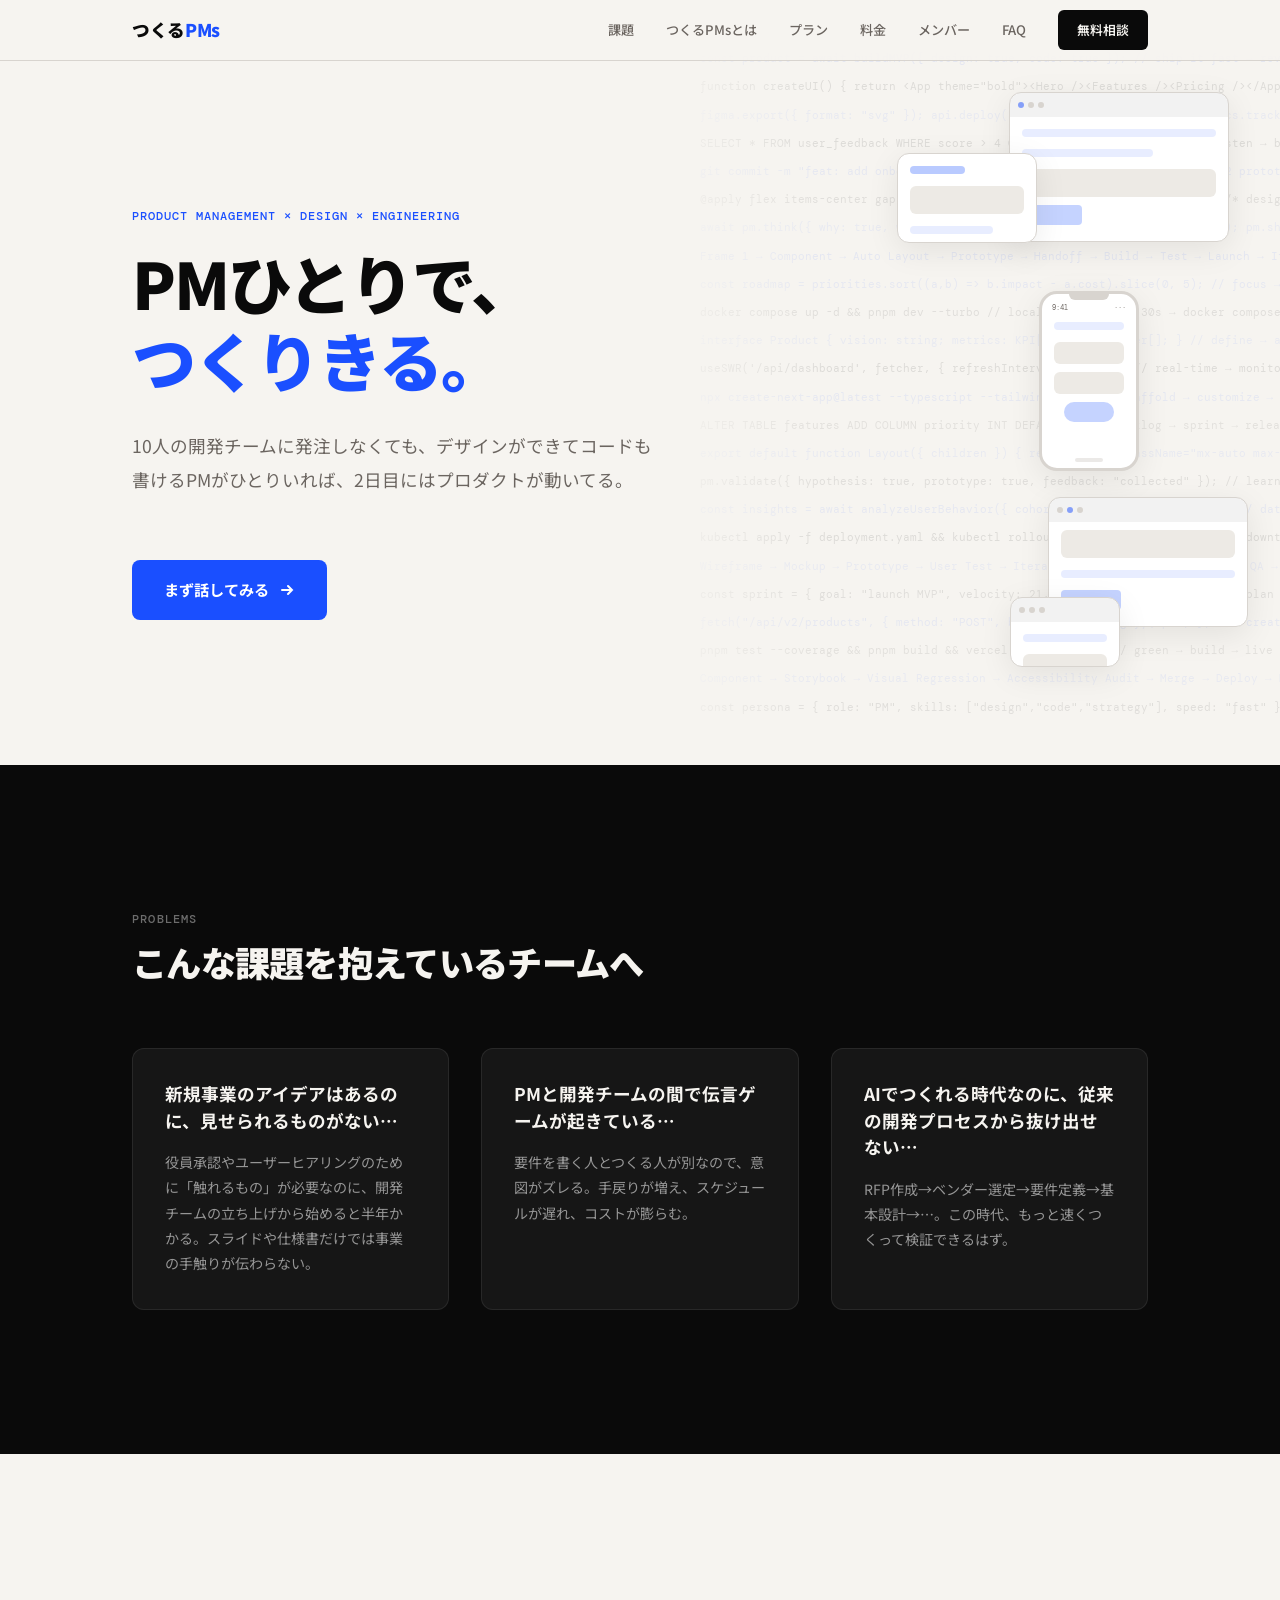
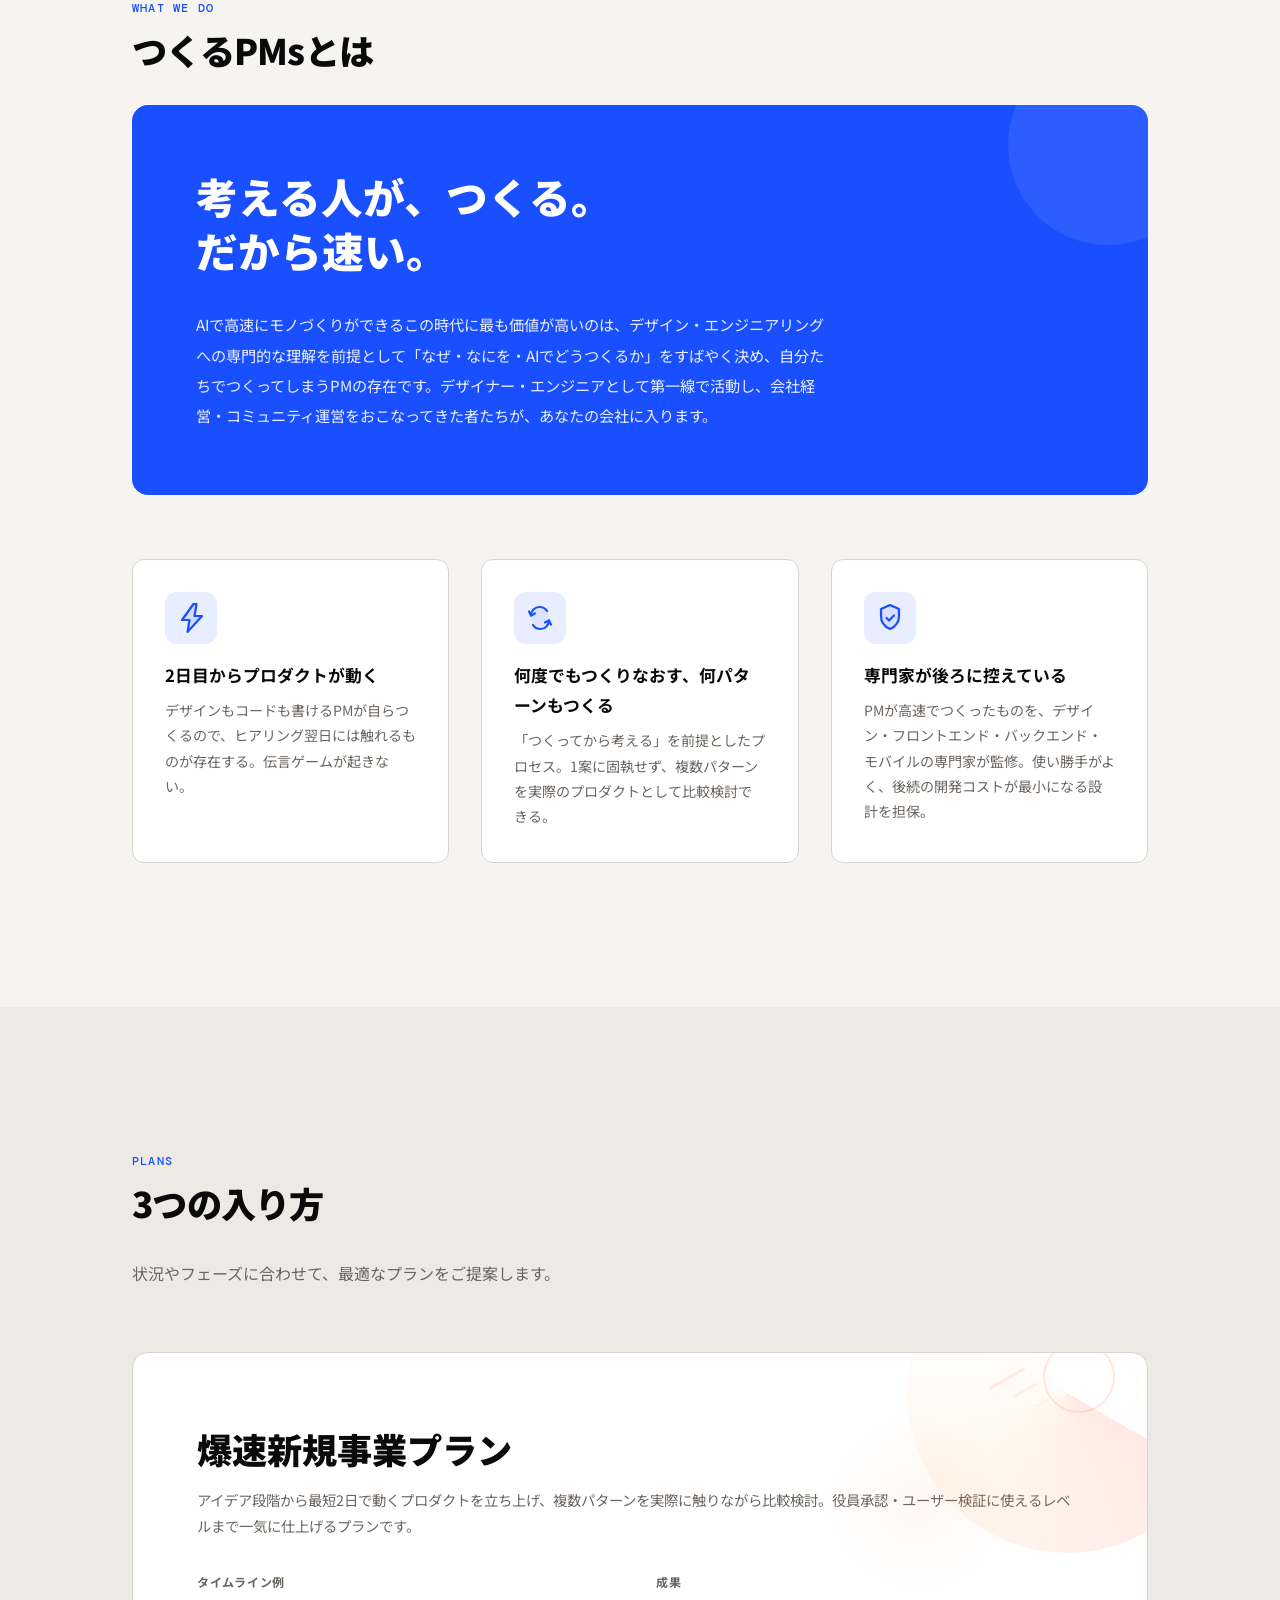
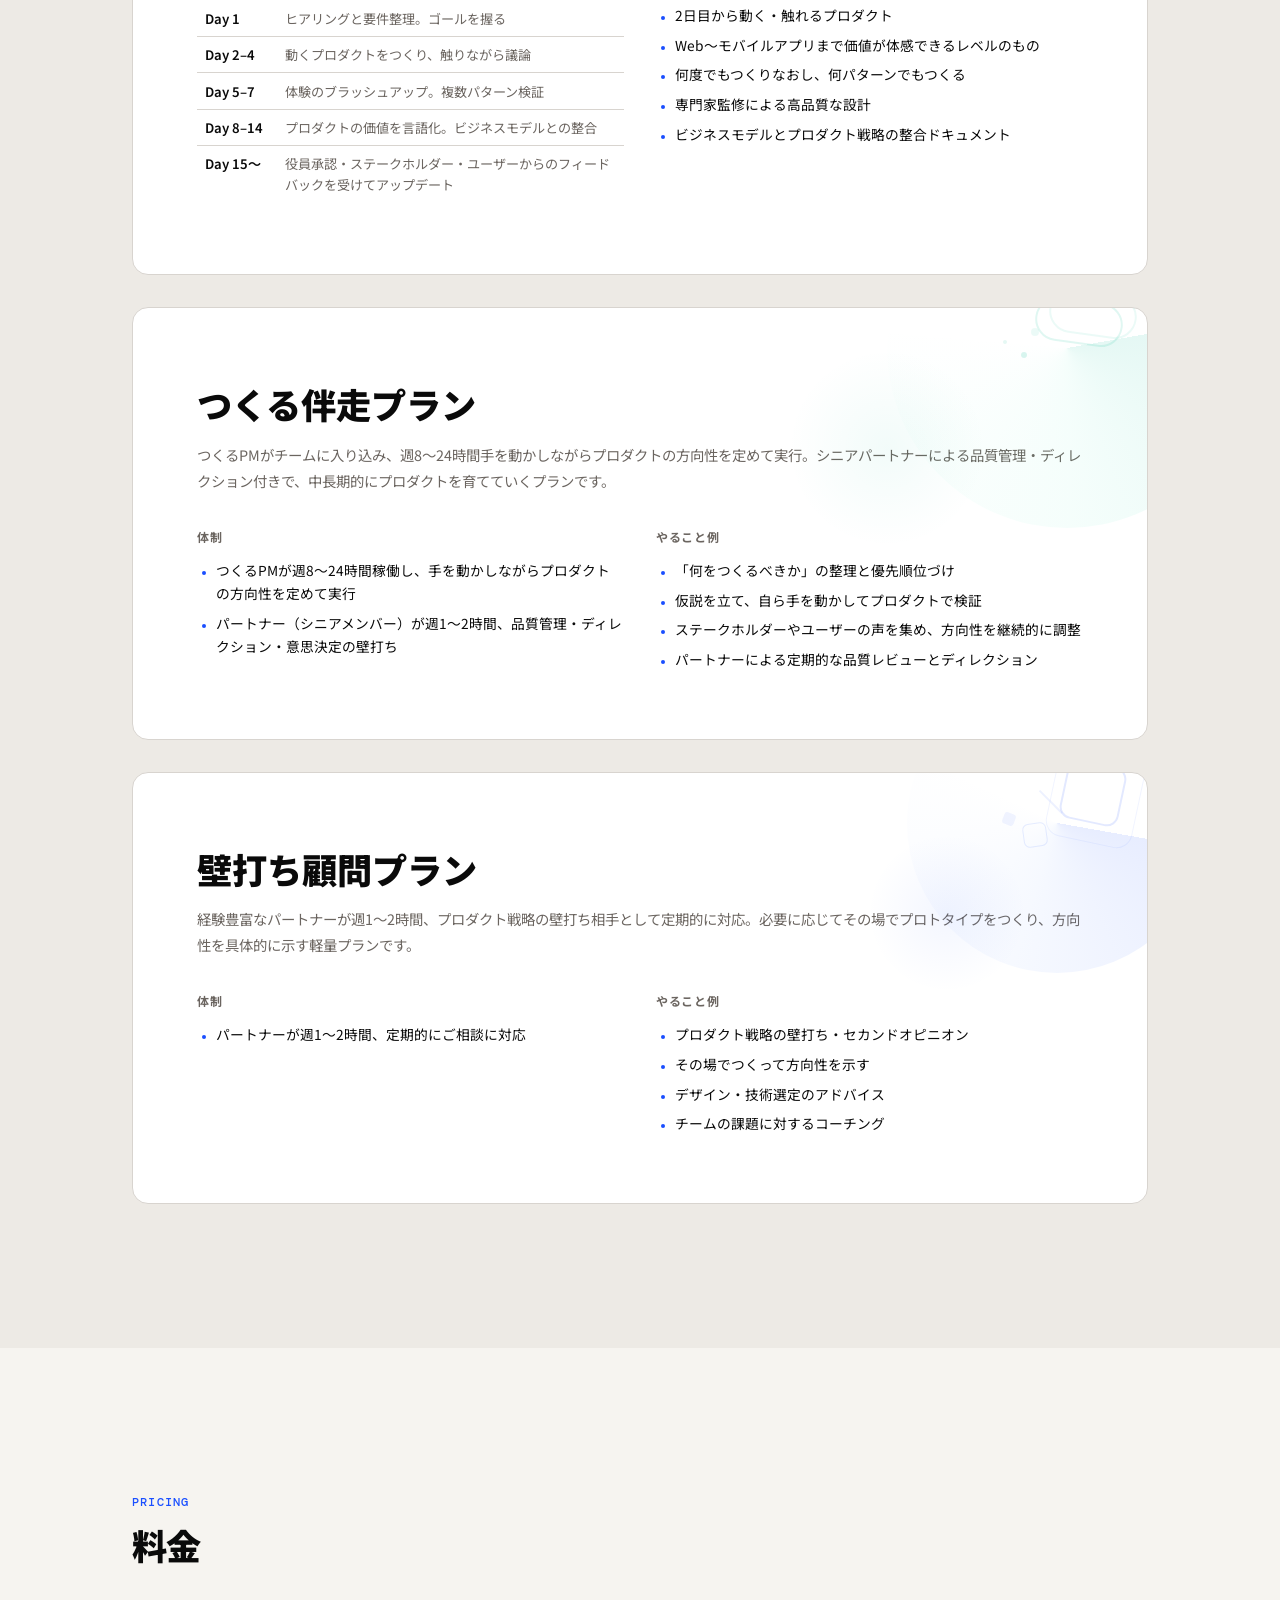
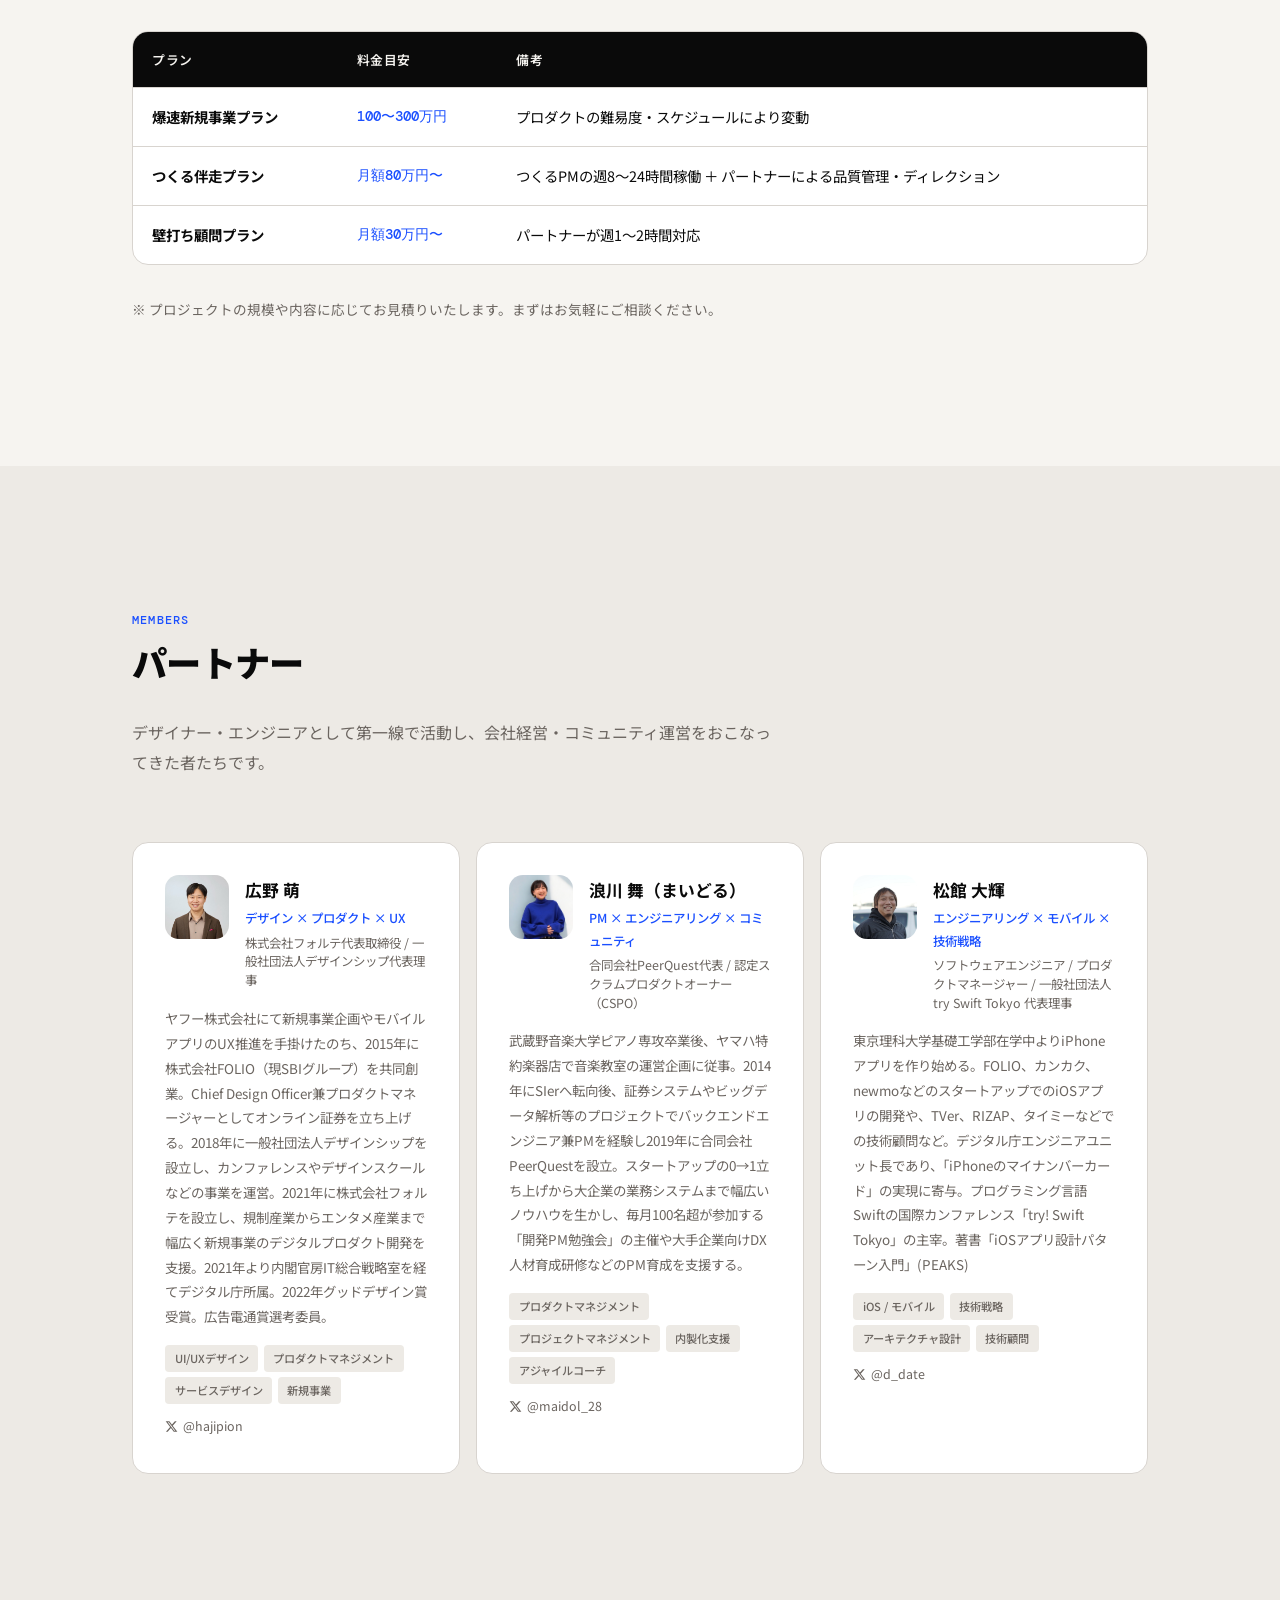
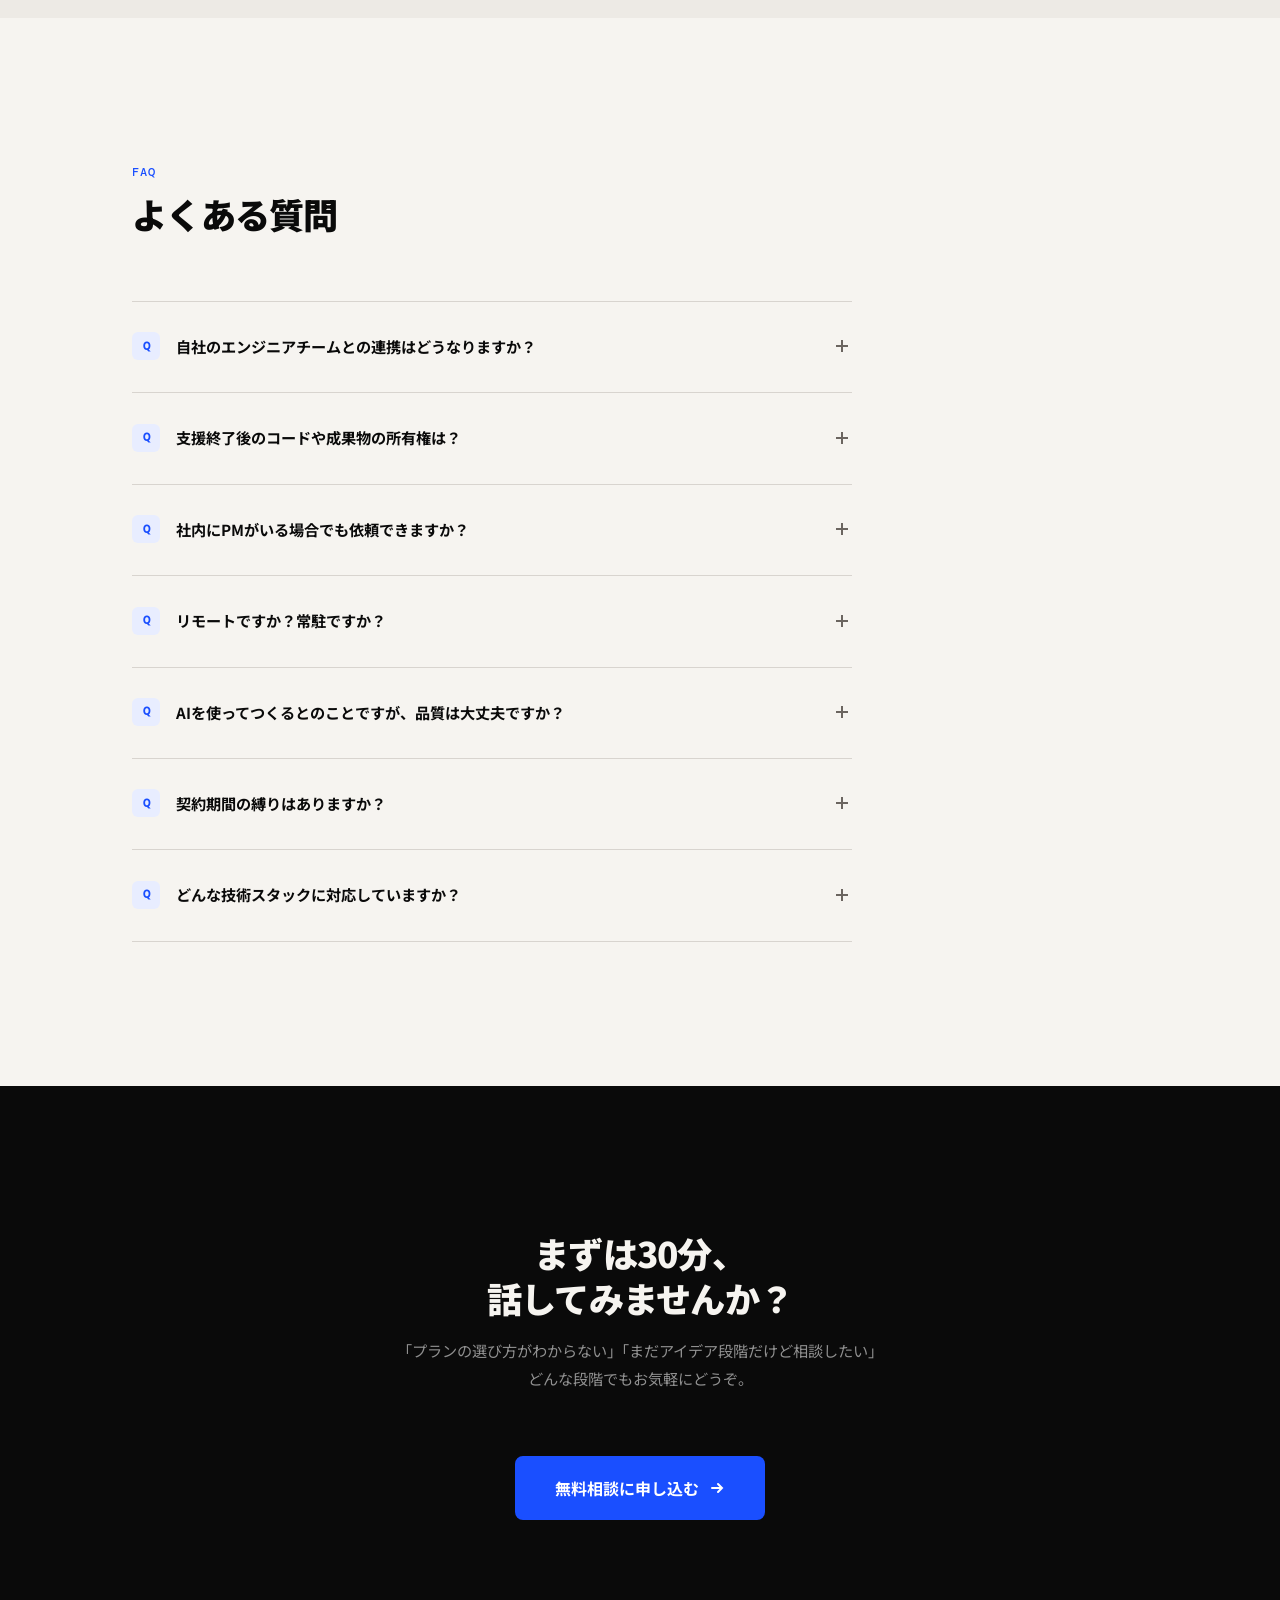
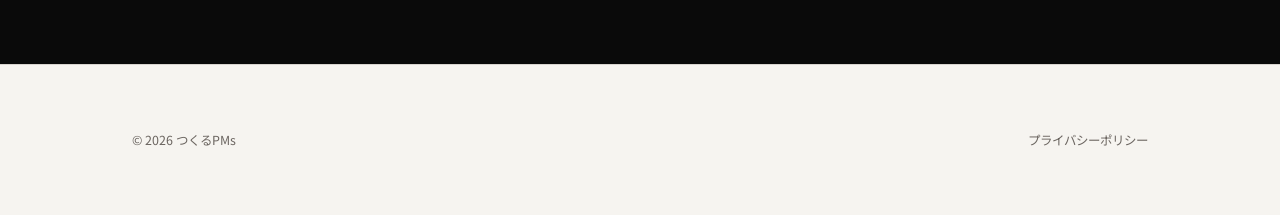
<file: index.html>
<!DOCTYPE html>
<html lang="ja">

<head>
    <meta charset="UTF-8">
    <meta name="viewport" content="width=device-width, initial-scale=1.0">
    <title>つくるPMs — PMひとりで、つくりきる。</title>
    <meta name="description"
        content="デザインができる・コードが書ける、つくれるPMが最短2日で動くプロダクトを立ち上げる。10人の開発チームに発注しなくても、PMひとりで新規事業をつくりきる新しいプロダクト開発支援サービス。">
    <meta name="keywords" content="PM,プロダクトマネージャー,新規事業,プロダクト開発,MVP,プロトタイプ,PM支援,伴走支援,顧問,つくるPMs">
    <meta name="author" content="株式会社フォルテ">
    <meta name="theme-color" content="#0a0a0a">
    <meta name="robots" content="index, follow">
    <link rel="canonical" href="https://pm-guild.netlify.app/">
    <meta property="og:type" content="website">
    <meta property="og:title" content="つくるPMs — PMひとりで、つくりきる。">
    <meta property="og:description" content="デザインができる・コードが書ける、つくれるPMが最短2日で動くプロダクトを立ち上げる。新規事業のプロダクト開発支援サービス。">
    <meta property="og:url" content="https://pm-guild.netlify.app/">
    <meta property="og:site_name" content="つくるPMs">
    <meta property="og:locale" content="ja_JP">
    <meta name="twitter:card" content="summary_large_image">
    <meta name="twitter:title" content="つくるPMs — PMひとりで、つくりきる。">
    <meta name="twitter:description" content="デザインができる・コードが書ける、つくれるPMが最短2日で動くプロダクトを立ち上げる。新規事業のプロダクト開発支援サービス。">
    <meta property="og:image" content="https://pm-guild.netlify.app/ogp.png">
    <meta property="og:image:width" content="1200">
    <meta property="og:image:height" content="630">
    <meta property="og:image:type" content="image/png">
    <meta property="og:image:alt" content="つくるPMs — PMひとりで、つくりきる。プロダクト開発支援サービス">
    <meta name="twitter:image" content="https://pm-guild.netlify.app/ogp.png">
    <meta name="twitter:image:alt" content="つくるPMs — PMひとりで、つくりきる。プロダクト開発支援サービス">
    <link rel="icon" href="favicon.png" type="image/png">
    <script type="application/ld+json">
{"@context":"https://schema.org","@type":"ProfessionalService","name":"つくるPMs","description":"デザインができる・コードが書ける、つくれるPMが最短2日で動くプロダクトを立ち上げる新しいプロダクト開発支援サービス。","url":"https://pm-guild.netlify.app/","provider":{"@type":"Organization","name":"株式会社フォルテ"},"areaServed":"JP","inLanguage":"ja","serviceType":["プロダクト開発支援","PM支援","新規事業支援","プロダクトマネジメント顧問"],"hasOfferCatalog":{"@type":"OfferCatalog","name":"プラン","itemListElement":[{"@type":"Offer","name":"爆速新規事業プラン","description":"アイデア段階から最短2日で動くプロダクトを立ち上げ","priceSpecification":{"@type":"PriceSpecification","priceCurrency":"JPY","price":"1200000","description":"120万〜200万円"}},{"@type":"Offer","name":"つくる伴走プラン","description":"つくるPMがチームに入り込み週8〜24時間手を動かしながらプロダクトを育てる","priceSpecification":{"@type":"PriceSpecification","priceCurrency":"JPY","price":"1000000","description":"月額100万円〜"}},{"@type":"Offer","name":"壁打ち顧問プラン","description":"経験豊富なパートナーが週1〜2時間プロダクト戦略の壁打ち相手として対応","priceSpecification":{"@type":"PriceSpecification","priceCurrency":"JPY","price":"300000","description":"月額30万円〜"}}]}}
</script>
    <!-- Google tag (gtag.js) -->
    <script async src="https://www.googletagmanager.com/gtag/js?id=G-59Y1S8D6XV"></script>
    <script>window.dataLayer=window.dataLayer||[];function gtag(){dataLayer.push(arguments);}gtag('js',new Date());gtag('config','G-59Y1S8D6XV');</script>
    <link rel="preconnect" href="https://fonts.googleapis.com">
    <link rel="preconnect" href="https://fonts.gstatic.com" crossorigin>
    <link
        href="https://fonts.googleapis.com/css2?family=Noto+Sans+JP:wght@300;400;500;600;700;900&family=DM+Sans:ital,wght@0,400;0,500;0,700;1,400&family=DM+Mono:wght@400;500&display=swap"
        rel="stylesheet">
    <link rel="stylesheet" href="style.css">
</head>

<body>
    <nav id="nav">
        <div class="nav-inner"><a href="#" class="logo">つくる<span>PMs</span></a><button class="mobile-menu-btn"
                aria-label="メニュー"
                onclick="document.querySelector('.nav-links').classList.toggle('open')"><span></span><span></span><span></span></button>
            <div class="nav-links"><a href="#problems">課題</a><a href="#about">つくるPMsとは</a><a href="#plans">プラン</a><a
                    href="#pricing">料金</a><a href="#members">メンバー</a><a href="#faq">FAQ</a><a href="https://forms.gle/vVJh4pbox4MyoUeX9" target="_blank" rel="noopener"
                    class="nav-cta">無料相談</a></div>
        </div>
    </nav>

    <section class="hero">
        <div class="hero-bg">
            <div class="hero-anim">
                <div class="code-stream">const product = await buildMVP({ design: true, code: true }); // ship it fast →
                    review → iterate → deploy → measure → learn → rebuild → const product = await buildMVP({ design:
                    true, code: true }); // ship it fast → review → iterate → deploy</div>
                <div class="code-stream">function createUI() { return &lt;App theme="bold"&gt;&lt;Hero /&gt;&lt;Features
                    /&gt;&lt;Pricing /&gt;&lt;/App&gt; } // render → test → refine → function createUI() { return
                    &lt;App theme="bold"&gt;&lt;Hero /&gt;&lt;Features /&gt;&lt;/App&gt; }</div>
                <div class="code-stream">figma.export({ format: "svg" }); api.deploy({ env: "production" });
                    analytics.track("launch"); // go live → figma.export({ format: "svg" }); api.deploy({ env:
                    "production" }); analytics.track("launch");</div>
                <div class="code-stream">SELECT * FROM user_feedback WHERE score > 4 ORDER BY created_at DESC; -- listen
                    → build → validate → SELECT * FROM user_feedback WHERE score > 4 ORDER BY created_at DESC;</div>
                <div class="code-stream">git commit -m "feat: add onboarding flow v3" &amp;&amp; git push origin main //
                    day2 prototype ready → git commit -m "feat: add onboarding flow v3" &amp;&amp; git push origin main
                </div>
                <div class="code-stream">@apply flex items-center gap-4; .card { @apply rounded-xl shadow-lg p-6; } /*
                    design system → build → ship */ @apply flex items-center gap-4; .card { @apply rounded-xl shadow-lg
                    p-6; }</div>
                <div class="code-stream">await pm.think({ why: true, what: true, how: "AI" }); pm.design(); pm.code();
                    pm.ship(); // one person, full stack → await pm.think({ why: true, what: true, how: "AI" });</div>
                <div class="code-stream">Frame 1 → Component → Auto Layout → Prototype → Handoff → Build → Test → Launch
                    → Iterate → Frame 1 → Component → Auto Layout → Prototype → Handoff → Build → Test</div>
                <div class="code-stream">const roadmap = priorities.sort((a,b) => b.impact - a.cost).slice(0, 5); //
                    focus → execute → ship → const roadmap = priorities.sort((a,b) => b.impact - a.cost).slice(0, 5);
                </div>
                <div class="code-stream">docker compose up -d &amp;&amp; pnpm dev --turbo // local env ready in 30s →
                    docker compose up -d &amp;&amp; pnpm dev --turbo // local env ready</div>
                <div class="code-stream">interface Product { vision: string; metrics: KPI[]; team: Member[]; } // define
                    → align → build → interface Product { vision: string; metrics: KPI[]; team: Member[]; }</div>
                <div class="code-stream">useSWR('/api/dashboard', fetcher, { refreshInterval: 3000 }); // real-time →
                    monitor → iterate → useSWR('/api/dashboard', fetcher, { refreshInterval: 3000 });</div>
                <div class="code-stream">npx create-next-app@latest --typescript --tailwind --app // scaffold →
                    customize → deploy → npx create-next-app@latest --typescript --tailwind --app</div>
                <div class="code-stream">ALTER TABLE features ADD COLUMN priority INT DEFAULT 0; -- backlog → sprint →
                    release → ALTER TABLE features ADD COLUMN priority INT DEFAULT 0;</div>
                <div class="code-stream">export default function Layout({ children }) { return &lt;main
                    className="mx-auto max-w-7xl"&gt;{children}&lt;/main&gt; } // structure → style → ship</div>
                <div class="code-stream">pm.validate({ hypothesis: true, prototype: true, feedback: "collected" }); //
                    learn → pivot → grow → pm.validate({ hypothesis: true, prototype: true });</div>
                <div class="code-stream">const insights = await analyzeUserBehavior({ cohort: "new", period: "7d" }); //
                    data → decision → action → const insights = await analyzeUserBehavior({ cohort: "new" });</div>
                <div class="code-stream">kubectl apply -f deployment.yaml &amp;&amp; kubectl rollout status deploy/app
                    // zero-downtime → scale → kubectl apply -f deployment.yaml</div>
                <div class="code-stream">Wireframe → Mockup → Prototype → User Test → Iterate → High-fi → Dev Handoff →
                    QA → Ship → Wireframe → Mockup → Prototype → User Test</div>
                <div class="code-stream">const sprint = { goal: "launch MVP", velocity: 21, burndown: "on-track" }; //
                    plan → execute → retro → const sprint = { goal: "launch MVP", velocity: 21 };</div>
                <div class="code-stream">fetch("/api/v2/products", { method: "POST", body: JSON.stringify(spec) }); //
                    create → test → iterate → fetch("/api/v2/products", { method: "POST" });</div>
                <div class="code-stream">pnpm test --coverage &amp;&amp; pnpm build &amp;&amp; vercel deploy --prod //
                    green → build → live → pnpm test --coverage &amp;&amp; pnpm build &amp;&amp; vercel deploy</div>
                <div class="code-stream">Component → Storybook → Visual Regression → Accessibility Audit → Merge →
                    Deploy → Monitor → Component → Storybook → Visual Regression</div>
                <div class="code-stream">const persona = { role: "PM", skills: ["design","code","strategy"], speed:
                    "fast" }; // one person, full stack → const persona = { role: "PM", skills: ["design","code"] };
                </div>
            </div>
            <div class="hero-float hero-float-1">
                <div class="fl-header">
                    <div class="fl-dot active"></div>
                    <div class="fl-dot"></div>
                    <div class="fl-dot"></div>
                </div>
                <div class="fl-bar"></div>
                <div class="fl-bar short"></div>
                <div class="fl-block"></div>
                <div class="fl-btn"></div>
            </div>
            <div class="hero-float hero-float-2">
                <div class="phone-notch"></div>
                <div class="phone-status"><span class="phone-time">9:41</span><span class="phone-icons">···</span></div>
                <div class="fl-bar" style="margin-top:6px"></div>
                <div class="fl-block" style="height:22px"></div>
                <div class="fl-block" style="height:22px"></div>
                <div class="fl-btn" style="width:50px;margin:6px auto;border-radius:10px"></div>
                <div class="phone-home"></div>
            </div>
            <div class="hero-float hero-float-3">
                <div class="fl-header">
                    <div class="fl-dot"></div>
                    <div class="fl-dot active"></div>
                    <div class="fl-dot"></div>
                </div>
                <div class="fl-block"></div>
                <div class="fl-bar"></div>
                <div class="fl-btn"></div>
            </div>
            <div class="hero-float hero-float-4">
                <div class="fl-bar accent"></div>
                <div class="fl-block"></div>
                <div class="fl-bar short"></div>
            </div>
            <div class="hero-float hero-float-5">
                <div class="fl-header">
                    <div class="fl-dot"></div>
                    <div class="fl-dot"></div>
                    <div class="fl-dot"></div>
                </div>
                <div class="fl-bar"></div>
                <div class="fl-block" style="height:18px"></div>
            </div>
        </div>
        <div class="container">
            <div class="hero-content">
                <div class="hero-eyebrow fade-in">PRODUCT MANAGEMENT × DESIGN × ENGINEERING</div>
                <h1 class="fade-in">PMひとりで、<br><em>つくりきる。</em></h1>
                <p class="hero-sub fade-in">10人の開発チームに発注しなくても、デザインができてコードも書けるPMがひとりいれば、2日目にはプロダクトが動いてる。</p>
                <a href="https://forms.gle/vVJh4pbox4MyoUeX9" target="_blank" rel="noopener" class="hero-cta fade-in">まず話してみる<svg viewBox="0 0 16 16" fill="none"
                        stroke="currentColor" stroke-width="2" stroke-linecap="round">
                        <path d="M3 8h10M9 4l4 4-4 4" />
                    </svg></a>
            </div>
        </div>
    </section>

    <section class="problems" id="problems">
        <div class="container">
            <div class="section-label">Problems</div>
            <h2 class="section-title">こんな課題を抱えているチームへ</h2>
            <div class="problems-grid">
                <div class="problem-card">
                    <h3>新規事業のアイデアはあるのに、見せられるものがない…</h3>
                    <p>役員承認やユーザーヒアリングのために「触れるもの」が必要なのに、開発チームの立ち上げから始めると半年かかる。スライドや仕様書だけでは事業の手触りが伝わらない。</p>
                </div>
                <div class="problem-card">
                    <h3>PMと開発チームの間で伝言ゲームが起きている…</h3>
                    <p>要件を書く人とつくる人が別なので、意図がズレる。手戻りが増え、スケジュールが遅れ、コストが膨らむ。</p>
                </div>
                <div class="problem-card">
                    <h3>AIでつくれる時代なのに、従来の開発プロセスから抜け出せない…</h3>
                    <p>RFP作成→ベンダー選定→要件定義→基本設計→…。この時代、もっと速くつくって検証できるはず。</p>
                </div>
            </div>
        </div>
    </section>

    <section class="about" id="about">
        <div class="container">
            <div class="section-label">What we do</div>
            <h2 class="section-title">つくるPMsとは</h2>
            <div class="about-core">
                <h3>考える人が、つくる。<br>だから速い。</h3>
                <p>AIで高速にモノづくりができるこの時代に最も価値が高いのは、デザイン・エンジニアリングへの専門的な理解を前提として「なぜ・なにを・AIでどうつくるか」をすばやく決め、自分たちでつくってしまうPMの存在です。デザイナー・エンジニアとして第一線で活動し、会社経営・コミュニティ運営をおこなってきた者たちが、あなたの会社に入ります。
                </p>
            </div>
            <div class="features-grid">
                <div class="feature-card">
                    <div class="feature-icon"><svg viewBox="0 0 52 52" fill="none">
                            <rect width="52" height="52" rx="12" fill="#e8edff" />
                            <path d="M28.5 12L17 28h7.5l-2 12L37 24h-7.5l2-12z" stroke="#1a4fff" stroke-width="2.2"
                                stroke-linecap="round" stroke-linejoin="round" fill="none" />
                            <path d="M28.5 12L17 28h7.5l-2 12L37 24h-7.5l2-12z" fill="#1a4fff" opacity="0.1" />
                        </svg></div>
                    <h3>2日目からプロダクトが動く</h3>
                    <p>デザインもコードも書けるPMが自らつくるので、ヒアリング翌日には触れるものが存在する。伝言ゲームが起きない。</p>
                </div>
                <div class="feature-card">
                    <div class="feature-icon"><svg viewBox="0 0 52 52" fill="none">
                            <rect width="52" height="52" rx="12" fill="#e8edff" />
                            <path d="M33 19c-1.5-2.5-4.3-4-7.5-4A8.5 8.5 0 0017 23.5" stroke="#1a4fff"
                                stroke-width="2.2" stroke-linecap="round" fill="none" />
                            <path d="M15 19.5l2 4 4-2" stroke="#1a4fff" stroke-width="2.2" stroke-linecap="round"
                                stroke-linejoin="round" fill="none" />
                            <path d="M19 33c1.5 2.5 4.3 4 7.5 4A8.5 8.5 0 0035 28.5" stroke="#1a4fff" stroke-width="2.2"
                                stroke-linecap="round" fill="none" />
                            <path d="M37 32.5l-2-4-4 2" stroke="#1a4fff" stroke-width="2.2" stroke-linecap="round"
                                stroke-linejoin="round" fill="none" />
                            <circle cx="26" cy="26" r="9" fill="#1a4fff" opacity="0.06" />
                        </svg></div>
                    <h3>何度でもつくりなおす、何パターンもつくる</h3>
                    <p>「つくってから考える」を前提としたプロセス。1案に固執せず、複数パターンを実際のプロダクトとして比較検討できる。</p>
                </div>
                <div class="feature-card">
                    <div class="feature-icon"><svg viewBox="0 0 52 52" fill="none">
                            <rect width="52" height="52" rx="12" fill="#e8edff" />
                            <path d="M26 13l-9 4v7c0 6.5 3.8 10.8 9 13 5.2-2.2 9-6.5 9-13v-7l-9-4z" stroke="#1a4fff"
                                stroke-width="2.2" stroke-linecap="round" stroke-linejoin="round" fill="none" />
                            <path d="M26 13l-9 4v7c0 6.5 3.8 10.8 9 13 5.2-2.2 9-6.5 9-13v-7l-9-4z" fill="#1a4fff"
                                opacity="0.08" />
                            <path d="M22.5 26l2.5 2.5 5-5" stroke="#1a4fff" stroke-width="2.2" stroke-linecap="round"
                                stroke-linejoin="round" />
                        </svg></div>
                    <h3>専門家が後ろに控えている</h3>
                    <p>PMが高速でつくったものを、デザイン・フロントエンド・バックエンド・モバイルの専門家が監修。使い勝手がよく、後続の開発コストが最小になる設計を担保。</p>
                </div>
            </div>
        </div>
    </section>

    <section class="plans" id="plans">
        <div class="container">
            <div class="section-label">Plans</div>
            <h2 class="section-title">3つの入り方</h2>
            <p class="section-lead">状況やフェーズに合わせて、最適なプランをご提案します。</p>
            <div class="plans-stack">
                <div class="plan-card">
                    <div class="plan-deco-wrap">
                        <div class="glow-1"></div>
                        <div class="glow-2"></div>
                        <div class="deco-1"></div>
                        <div class="deco-2"></div>
                        <div class="deco-3"></div>
                        <div class="deco-4"></div>
                        <div class="deco-5"></div>
                    </div>
                    <div class="plan-header">
                        <div class="plan-name">爆速新規事業プラン</div>
                        <div class="plan-desc">
                            アイデア段階から最短2日で動くプロダクトを立ち上げ、複数パターンを実際に触りながら比較検討。役員承認・ユーザー検証に使えるレベルまで一気に仕上げるプランです。</div>
                    </div>
                    <div class="plan-grid">
                        <div class="plan-col">
                            <div class="plan-col-title">タイムライン例</div>
                            <table class="timeline">
                                <tr>
                                    <th>Day 1</th>
                                    <td>ヒアリングと要件整理。ゴールを握る</td>
                                </tr>
                                <tr>
                                    <th>Day 2–4</th>
                                    <td>動くプロダクトをつくり、触りながら議論</td>
                                </tr>
                                <tr>
                                    <th>Day 5–7</th>
                                    <td>体験のブラッシュアップ。複数パターン検証</td>
                                </tr>
                                <tr>
                                    <th>Day 8–14</th>
                                    <td>プロダクトの価値を言語化。ビジネスモデルとの整合</td>
                                </tr>
                                <tr>
                                    <th>Day 15〜</th>
                                    <td>役員承認・ステークホルダー・ユーザーからのフィードバックを受けてアップデート</td>
                                </tr>
                            </table>
                        </div>
                        <div class="plan-col">
                            <div class="plan-col-title">成果</div>
                            <ul>
                                <li>2日目から動く・触れるプロダクト</li>
                                <li>Web〜モバイルアプリまで価値が体感できるレベルのもの</li>
                                <li>何度でもつくりなおし、何パターンでもつくる</li>
                                <li>専門家監修による高品質な設計</li>
                                <li>ビジネスモデルとプロダクト戦略の整合ドキュメント</li>
                            </ul>
                        </div>
                    </div>
                </div>
                <div class="plan-card">
                    <div class="plan-deco-wrap">
                        <div class="glow-1"></div>
                        <div class="glow-2"></div>
                        <div class="deco-1"></div>
                        <div class="deco-2"></div>
                        <div class="deco-3"></div>
                        <div class="deco-4"></div>
                        <div class="deco-5"></div>
                    </div>
                    <div class="plan-header">
                        <div class="plan-name">つくる伴走プラン</div>
                        <div class="plan-desc">
                            つくるPMがチームに入り込み、週8〜24時間手を動かしながらプロダクトの方向性を定めて実行。シニアパートナーによる品質管理・ディレクション付きで、中長期的にプロダクトを育てていくプランです。
                        </div>
                    </div>
                    <div class="plan-grid">
                        <div class="plan-col">
                            <div class="plan-col-title">体制</div>
                            <ul>
                                <li>つくるPMが週8〜24時間稼働し、手を動かしながらプロダクトの方向性を定めて実行</li>
                                <li>パートナー（シニアメンバー）が週1〜2時間、品質管理・ディレクション・意思決定の壁打ち</li>
                            </ul>
                        </div>
                        <div class="plan-col">
                            <div class="plan-col-title">やること例</div>
                            <ul>
                                <li>「何をつくるべきか」の整理と優先順位づけ</li>
                                <li>仮説を立て、自ら手を動かしてプロダクトで検証</li>
                                <li>ステークホルダーやユーザーの声を集め、方向性を継続的に調整</li>
                                <li>パートナーによる定期的な品質レビューとディレクション</li>
                            </ul>
                        </div>
                    </div>
                </div>
                <div class="plan-card">
                    <div class="plan-deco-wrap">
                        <div class="glow-1"></div>
                        <div class="glow-2"></div>
                        <div class="deco-1"></div>
                        <div class="deco-2"></div>
                        <div class="deco-3"></div>
                        <div class="deco-4"></div>
                        <div class="deco-5"></div>
                    </div>
                    <div class="plan-header">
                        <div class="plan-name">壁打ち顧問プラン</div>
                        <div class="plan-desc">
                            経験豊富なパートナーが週1〜2時間、プロダクト戦略の壁打ち相手として定期的に対応。必要に応じてその場でプロトタイプをつくり、方向性を具体的に示す軽量プランです。</div>
                    </div>
                    <div class="plan-grid">
                        <div class="plan-col">
                            <div class="plan-col-title">体制</div>
                            <ul>
                                <li>パートナーが週1〜2時間、定期的にご相談に対応</li>
                            </ul>
                        </div>
                        <div class="plan-col">
                            <div class="plan-col-title">やること例</div>
                            <ul>
                                <li>プロダクト戦略の壁打ち・セカンドオピニオン</li>
                                <li>その場でつくって方向性を示す</li>
                                <li>デザイン・技術選定のアドバイス</li>
                                <li>チームの課題に対するコーチング</li>
                            </ul>
                        </div>
                    </div>
                </div>
            </div>
        </div>
    </section>

    <section class="pricing" id="pricing">
        <div class="container">
            <div class="section-label">Pricing</div>
            <h2 class="section-title">料金</h2>
            <div class="pricing-table-wrap">
                <table class="pricing-table">
                    <thead>
                        <tr>
                            <th>プラン</th>
                            <th>料金目安</th>
                            <th>備考</th>
                        </tr>
                    </thead>
                    <tbody>
                        <tr>
                            <td class="plan-name-cell">爆速新規事業プラン</td>
                            <td class="price-cell">100〜300万円</td>
                            <td>プロダクトの難易度・スケジュールにより変動</td>
                        </tr>
                        <tr>
                            <td class="plan-name-cell">つくる伴走プラン</td>
                            <td class="price-cell">月額80万円〜</td>
                            <td>つくるPMの週8〜24時間稼働 ＋ パートナーによる品質管理・ディレクション</td>
                        </tr>
                        <tr>
                            <td class="plan-name-cell">壁打ち顧問プラン</td>
                            <td class="price-cell">月額30万円〜</td>
                            <td>パートナーが週1〜2時間対応</td>
                        </tr>
                    </tbody>
                </table>
            </div>
            <p class="pricing-note">※ プロジェクトの規模や内容に応じてお見積りいたします。まずはお気軽にご相談ください。</p>
        </div>
    </section>

    <section class="members" id="members">
        <div class="container">
            <div class="section-label">Members</div>
            <h2 class="section-title">パートナー</h2>
            <p class="section-lead">デザイナー・エンジニアとして第一線で活動し、会社経営・コミュニティ運営をおこなってきた者たちです。</p>
            <div class="members-grid">
                <div class="member-card">
                    <div class="member-top"><img class="member-avatar" src="img-hirono.jpg" alt="広野 萌">
                        <div>
                            <div class="member-name">広野 萌</div>
                            <div class="member-tagline">デザイン × プロダクト × UX</div>
                            <div class="member-titles">株式会社フォルテ代表取締役 / 一般社団法人デザインシップ代表理事</div>
                        </div>
                    </div>
                    <p class="member-bio">
                        ヤフー株式会社にて新規事業企画やモバイルアプリのUX推進を手掛けたのち、2015年に株式会社FOLIO（現SBIグループ）を共同創業。Chief Design Officer兼プロダクトマネージャーとしてオンライン証券を立ち上げる。2018年に一般社団法人デザインシップを設立し、カンファレンスやデザインスクールなどの事業を運営。2021年に株式会社フォルテを設立し、規制産業からエンタメ産業まで幅広く新規事業のデジタルプロダクト開発を支援。2021年より内閣官房IT総合戦略室を経てデジタル庁所属。2022年グッドデザイン賞受賞。広告電通賞選考委員。
                    </p>
                    <div class="member-tags"><span class="member-tag">UI/UXデザイン</span><span
                            class="member-tag">プロダクトマネジメント</span><span class="member-tag">サービスデザイン</span><span
                            class="member-tag">新規事業</span></div><a href="https://x.com/hajipion" target="_blank"
                        rel="noopener" class="member-x"><svg viewBox="0 0 24 24">
                            <path
                                d="M18.244 2.25h3.308l-7.227 8.26 8.502 11.24H16.17l-5.214-6.817L4.99 21.75H1.68l7.73-8.835L1.254 2.25H8.08l4.713 6.231zm-1.161 17.52h1.833L7.084 4.126H5.117z" />
                        </svg>@hajipion</a>
                </div>
                <div class="member-card">
                    <div class="member-top"><img class="member-avatar" src="img-maidol.jpg" alt="浪川 舞（まいどる）">
                        <div>
                            <div class="member-name">浪川 舞（まいどる）</div>
                            <div class="member-tagline">PM × エンジニアリング × コミュニティ</div>
                            <div class="member-titles">合同会社PeerQuest代表 / 認定スクラムプロダクトオーナー（CSPO）</div>
                        </div>
                    </div>
                    <p class="member-bio">
                        武蔵野音楽大学ピアノ専攻卒業後、ヤマハ特約楽器店で音楽教室の運営企画に従事。2014年にSIerへ転向後、証券システムやビッグデータ解析等のプロジェクトでバックエンドエンジニア兼PMを経験し2019年に合同会社PeerQuestを設立。スタートアップの0→1立ち上げ゙から大企業の業務システムまで幅広いノウハウを生かし、毎月100名超が参加する「開発PM勉強会」の主催や大手企業向けDX人材育成研修などのPM育成を支援する。</p>
                    <div class="member-tags"><span class="member-tag">プロダクトマネジメント</span><span
                            class="member-tag">プロジェクトマネジメント</span><span class="member-tag">内製化支援</span><span
                            class="member-tag">アジャイルコーチ</span></div><a href="https://x.com/maidol_28" target="_blank"
                        rel="noopener" class="member-x"><svg viewBox="0 0 24 24">
                            <path
                                d="M18.244 2.25h3.308l-7.227 8.26 8.502 11.24H16.17l-5.214-6.817L4.99 21.75H1.68l7.73-8.835L1.254 2.25H8.08l4.713 6.231zm-1.161 17.52h1.833L7.084 4.126H5.117z" />
                        </svg>@maidol_28</a>
                </div>
                <div class="member-card">
                    <div class="member-top"><img class="member-avatar" src="img-date.jpg" alt="松館 大輝">
                        <div>
                            <div class="member-name">松館 大輝</div>
                            <div class="member-tagline">エンジニアリング × モバイル × 技術戦略</div>
                            <div class="member-titles">ソフトウェアエンジニア / プロダクトマネージャー / 一般社団法人try Swift Tokyo 代表理事</div>
                        </div>
                    </div>
                    <p class="member-bio">東京理科大学基礎工学部在学中よりiPhoneアプリを作り始める。FOLIO、カンカク、newmoなどのスタートアップでのiOSアプリの開発や、TVer、RIZAP、タイミーなどでの技術顧問など。デジタル庁エンジニアユニット長であり、「iPhoneのマイナンバーカード」の実現に寄与。プログラミング言語Swiftの国際カンファレンス「try! Swift Tokyo」の主宰。著書「iOSアプリ設計パターン入門」(PEAKS)
                    </p>
                    <div class="member-tags"><span class="member-tag">iOS / モバイル</span><span
                            class="member-tag">技術戦略</span><span class="member-tag">アーキテクチャ設計</span><span
                            class="member-tag">技術顧問</span></div><a href="https://x.com/d_date" target="_blank"
                        rel="noopener" class="member-x"><svg viewBox="0 0 24 24">
                            <path
                                d="M18.244 2.25h3.308l-7.227 8.26 8.502 11.24H16.17l-5.214-6.817L4.99 21.75H1.68l7.73-8.835L1.254 2.25H8.08l4.713 6.231zm-1.161 17.52h1.833L7.084 4.126H5.117z" />
                        </svg>@d_date</a>
                </div>
            </div>
        </div>
    </section>

    <section class="faq" id="faq">
        <div class="container">
            <div class="section-label">FAQ</div>
            <h2 class="section-title">よくある質問</h2>
            <div class="faq-list">
                <div class="faq-item">
                    <div class="faq-q" onclick="this.parentElement.classList.toggle('open')">
                        <span>自社のエンジニアチームとの連携はどうなりますか？</span>
                        <div class="faq-toggle"></div>
                    </div>
                    <div class="faq-a">
                        <p>既存のチームがいる場合は、チームの開発プロセスに入り込んで一緒に進めます。チームがまだない場合は、つくるPMが単独でプロダクトをつくりはじめ、後からチームが合流できる状態を整えます。
                        </p>
                    </div>
                </div>
                <div class="faq-item">
                    <div class="faq-q" onclick="this.parentElement.classList.toggle('open')">
                        <span>支援終了後のコードや成果物の所有権は？</span>
                        <div class="faq-toggle"></div>
                    </div>
                    <div class="faq-a">
                        <p>支援期間中につくったコード・デザイン・ドキュメントなどの成果物の所有権は、すべてクライアント企業に帰属します。</p>
                    </div>
                </div>
                <div class="faq-item">
                    <div class="faq-q" onclick="this.parentElement.classList.toggle('open')">
                        <span>社内にPMがいる場合でも依頼できますか？</span>
                        <div class="faq-toggle"></div>
                    </div>
                    <div class="faq-a">
                        <p>はい。社内PMとの壁打ち相手として、あるいは社内PMが手が回らない領域を補完する形でも支援可能です。壁打ち顧問プランでの相談役としての関わり方もあります。</p>
                    </div>
                </div>
                <div class="faq-item">
                    <div class="faq-q" onclick="this.parentElement.classList.toggle('open')"><span>リモートですか？常駐ですか？</span>
                        <div class="faq-toggle"></div>
                    </div>
                    <div class="faq-a">
                        <p>基本的にはリモートでの支援です。必要に応じてオンサイトでのミーティングや、ワークショップ形式での集中作業にも対応します。</p>
                    </div>
                </div>
                <div class="faq-item">
                    <div class="faq-q" onclick="this.parentElement.classList.toggle('open')">
                        <span>AIを使ってつくるとのことですが、品質は大丈夫ですか？</span>
                        <div class="faq-toggle"></div>
                    </div>
                    <div class="faq-a">
                        <p>つくるPMsのメンバーは全員、デザインやエンジニアリングの第一線で活動してきた専門家です。AIはあくまでスピードを上げるための手段であり、設計判断・品質管理は人間が責任を持っておこないます。各分野の専門家が必要に応じて監修するので、後続の開発にもそのまま使える品質を担保しています。
                        </p>
                    </div>
                </div>
                <div class="faq-item">
                    <div class="faq-q" onclick="this.parentElement.classList.toggle('open')"><span>契約期間の縛りはありますか？</span>
                        <div class="faq-toggle"></div>
                    </div>
                    <div class="faq-a">
                        <p>爆速新規事業プランは最短2週間〜のプロジェクト単位です。つくる伴走プランは最低2ヶ月〜の月額契約を推奨していますが、ご相談に応じます。壁打ち顧問プランは月単位での更新です。</p>
                    </div>
                </div>
                <div class="faq-item">
                    <div class="faq-q" onclick="this.parentElement.classList.toggle('open')">
                        <span>どんな技術スタックに対応していますか？</span>
                        <div class="faq-toggle"></div>
                    </div>
                    <div class="faq-a">
                        <p>Web（React / Next.js等）、モバイル（iOS / Android）、バックエンド、インフラまで幅広く対応可能です。プロジェクトに最適な技術選定からご提案します。</p>
                    </div>
                </div>
            </div>
        </div>
    </section>

    <section class="cta-section" id="contact">
        <div class="container">
            <h2 class="section-title">まずは30分、<br>話してみませんか？</h2>
            <p>「プランの選び方がわからない」「まだアイデア段階だけど相談したい」<br>どんな段階でもお気軽にどうぞ。</p>
            <a href="https://forms.gle/vVJh4pbox4MyoUeX9" class="cta-btn" target="_blank" rel="noopener">無料相談に申し込む<svg viewBox="0 0 16 16" fill="none"
                    stroke="currentColor" stroke-width="2" stroke-linecap="round">
                    <path d="M3 8h10M9 4l4 4-4 4" />
                </svg></a>
        </div>
    </section>

    <footer>
        <div class="container">
            <div class="footer-inner">
                <div class="footer-copy">&copy; 2026 つくるPMs</div>
                <div class="footer-links"><a href="privacy.html">プライバシーポリシー</a></div>
            </div>
        </div>
    </footer>

    <script src="main.js"></script>
</body>

</html>
</file>
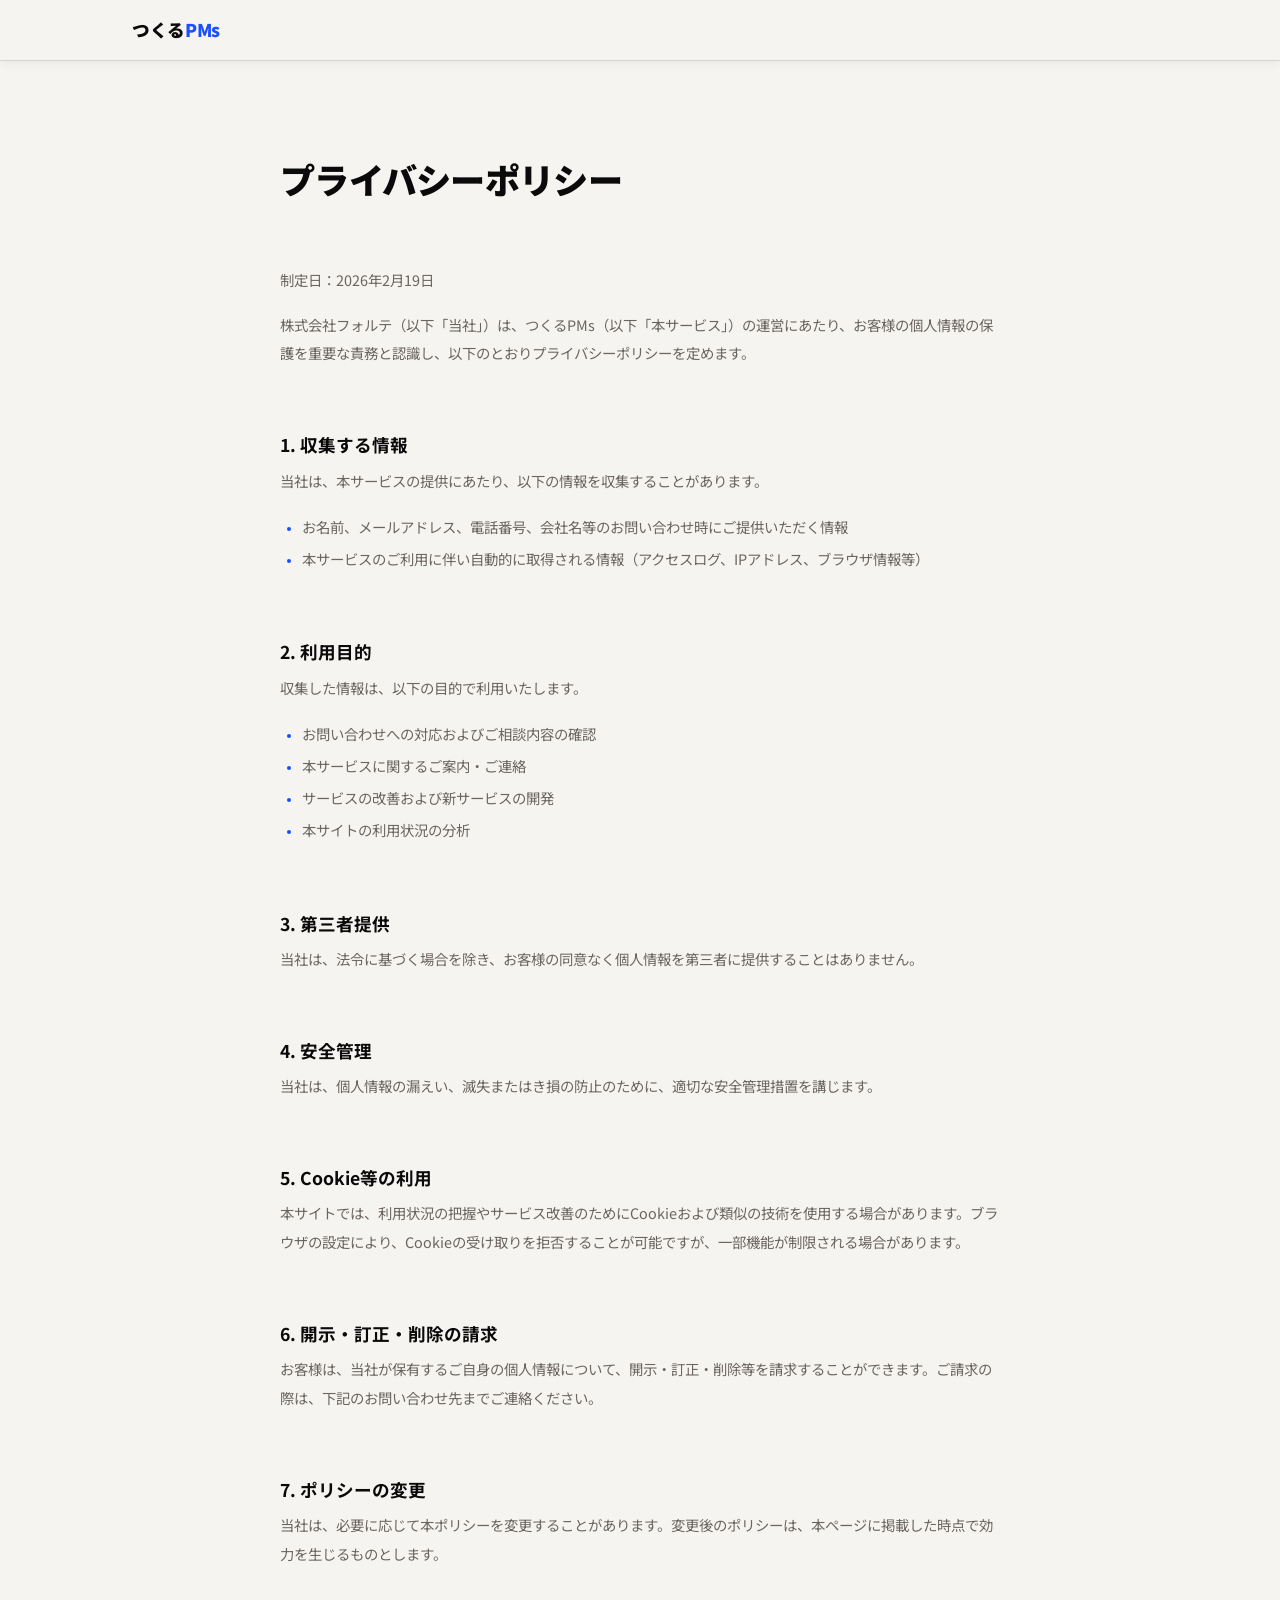
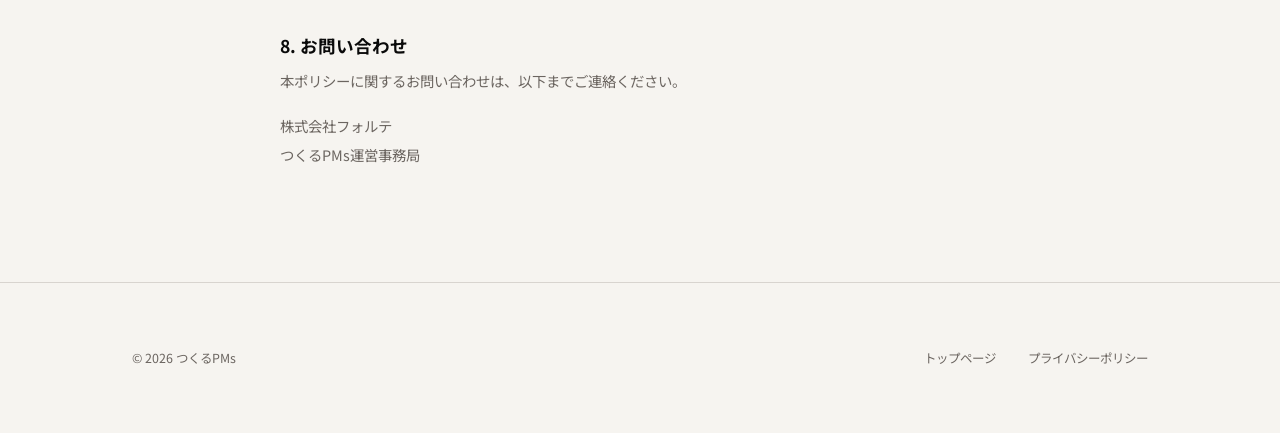
<file: privacy.html>
<!DOCTYPE html>
<html lang="ja">
<head>
<meta charset="UTF-8">
<meta name="viewport" content="width=device-width, initial-scale=1.0">
<title>プライバシーポリシー — つくるPMs</title>
<meta name="description" content="つくるPMsのプライバシーポリシー。個人情報の取り扱いについて定めています。">
<meta name="robots" content="noindex, follow">
<link rel="icon" href="favicon.png" type="image/png">
<link rel="preconnect" href="https://fonts.googleapis.com">
<link rel="preconnect" href="https://fonts.gstatic.com" crossorigin>
<link href="https://fonts.googleapis.com/css2?family=Noto+Sans+JP:wght@300;400;500;600;700;900&family=DM+Sans:ital,wght@0,400;0,500;0,700;1,400&family=DM+Mono:wght@400;500&display=swap" rel="stylesheet">
<style>
:root{--ink:#0a0a0a;--paper:#f6f4f0;--accent:#1a4fff;--accent-light:#e8edff;--muted:#6b6560;--border:#d8d4cf;--font-body:'Noto Sans JP','DM Sans',sans-serif;--font-mono:'DM Mono',monospace;--max-w:1080px;--space-xs:.5rem;--space-s:1rem;--space-m:2rem;--space-l:4rem;--space-xl:6rem}
*,*::before,*::after{box-sizing:border-box;margin:0;padding:0}
html{scroll-behavior:smooth;font-size:16px}
body{font-family:var(--font-body);background:var(--paper);color:var(--ink);line-height:1.8;font-weight:400;-webkit-font-smoothing:antialiased}
::selection{background:var(--accent);color:#fff}
.container{max-width:var(--max-w);margin:0 auto;padding:0 var(--space-m)}
nav{position:fixed;top:0;left:0;right:0;z-index:100;background:rgba(246,244,240,.85);backdrop-filter:blur(16px);border-bottom:1px solid var(--border);box-shadow:0 1px 12px rgba(0,0,0,.06)}
nav .nav-inner{max-width:var(--max-w);margin:0 auto;padding:0 var(--space-m);display:flex;align-items:center;justify-content:space-between;height:60px}
nav .logo{font-weight:900;font-size:1.1rem;letter-spacing:-.02em;color:var(--ink);text-decoration:none}
nav .logo span{color:var(--accent)}
.privacy-page{padding:calc(60px + var(--space-xl)) 0 var(--space-xl);max-width:720px;margin:0 auto}
.privacy-page h1{font-size:clamp(1.6rem,3.5vw,2.2rem);font-weight:900;letter-spacing:-.02em;line-height:1.3;margin-bottom:var(--space-l)}
.privacy-page h2{font-size:1.1rem;font-weight:700;margin-top:var(--space-l);margin-bottom:var(--space-xs);line-height:1.5}
.privacy-page p{font-size:.9rem;color:var(--muted);line-height:2;margin-bottom:var(--space-s)}
.privacy-page ul{list-style:disc;padding-left:1.4em;margin-bottom:var(--space-s)}
.privacy-page ul li{font-size:.9rem;color:var(--muted);line-height:2;padding:.1rem 0}
.privacy-page ul li::marker{color:var(--accent);font-size:.7em}
.privacy-date{font-size:.82rem;color:var(--muted);margin-bottom:var(--space-m)}
footer{padding:var(--space-l) 0;border-top:1px solid var(--border)}
footer .footer-inner{display:flex;justify-content:space-between;align-items:center;flex-wrap:wrap;gap:var(--space-s)}
footer .footer-copy{font-size:.78rem;color:var(--muted)}
footer .footer-links{display:flex;gap:var(--space-m)}
footer .footer-links a{font-size:.78rem;color:var(--muted);text-decoration:none;transition:color .2s}
footer .footer-links a:hover{color:var(--ink)}
</style>
</head>
<body>

<nav><div class="nav-inner"><a href="index.html" class="logo">つくる<span>PMs</span></a></div></nav>

<div class="container">
<div class="privacy-page">

<h1>プライバシーポリシー</h1>
<p class="privacy-date">制定日：2026年2月19日</p>

<p>株式会社フォルテ（以下「当社」）は、つくるPMs（以下「本サービス」）の運営にあたり、お客様の個人情報の保護を重要な責務と認識し、以下のとおりプライバシーポリシーを定めます。</p>

<h2>1. 収集する情報</h2>
<p>当社は、本サービスの提供にあたり、以下の情報を収集することがあります。</p>
<ul>
<li>お名前、メールアドレス、電話番号、会社名等のお問い合わせ時にご提供いただく情報</li>
<li>本サービスのご利用に伴い自動的に取得される情報（アクセスログ、IPアドレス、ブラウザ情報等）</li>
</ul>

<h2>2. 利用目的</h2>
<p>収集した情報は、以下の目的で利用いたします。</p>
<ul>
<li>お問い合わせへの対応およびご相談内容の確認</li>
<li>本サービスに関するご案内・ご連絡</li>
<li>サービスの改善および新サービスの開発</li>
<li>本サイトの利用状況の分析</li>
</ul>

<h2>3. 第三者提供</h2>
<p>当社は、法令に基づく場合を除き、お客様の同意なく個人情報を第三者に提供することはありません。</p>

<h2>4. 安全管理</h2>
<p>当社は、個人情報の漏えい、滅失またはき損の防止のために、適切な安全管理措置を講じます。</p>

<h2>5. Cookie等の利用</h2>
<p>本サイトでは、利用状況の把握やサービス改善のためにCookieおよび類似の技術を使用する場合があります。ブラウザの設定により、Cookieの受け取りを拒否することが可能ですが、一部機能が制限される場合があります。</p>

<h2>6. 開示・訂正・削除の請求</h2>
<p>お客様は、当社が保有するご自身の個人情報について、開示・訂正・削除等を請求することができます。ご請求の際は、下記のお問い合わせ先までご連絡ください。</p>

<h2>7. ポリシーの変更</h2>
<p>当社は、必要に応じて本ポリシーを変更することがあります。変更後のポリシーは、本ページに掲載した時点で効力を生じるものとします。</p>

<h2>8. お問い合わせ</h2>
<p>本ポリシーに関するお問い合わせは、以下までご連絡ください。</p>
<p>株式会社フォルテ<br>つくるPMs運営事務局</p>

</div>
</div>

<footer><div class="container"><div class="footer-inner"><div class="footer-copy">&copy; 2026 つくるPMs</div><div class="footer-links"><a href="index.html">トップページ</a><a href="privacy.html">プライバシーポリシー</a></div></div></div></footer>

</body>
</html>
</file>
<file: style.css>
:root {
    --ink: #0a0a0a;
    --paper: #f6f4f0;
    --accent: #1a4fff;
    --accent-light: #e8edff;
    --muted: #6b6560;
    --border: #d8d4cf;
    --card-bg: #fff;
    --section-alt: #edeae5;
    --font-body: 'Noto Sans JP', 'DM Sans', sans-serif;
    --font-mono: 'DM Mono', monospace;
    --max-w: 1080px;
    --space-xs: .5rem;
    --space-s: 1rem;
    --space-m: 2rem;
    --space-l: 4rem;
    --space-xl: 6rem;
    --space-2xl: 9rem
}

*,
*::before,
*::after {
    box-sizing: border-box;
    margin: 0;
    padding: 0
}

html {
    scroll-behavior: smooth;
    font-size: 16px;
    overflow-x: hidden
}

body {
    font-family: var(--font-body);
    background: var(--paper);
    color: var(--ink);
    line-height: 1.8;
    font-weight: 400;
    -webkit-font-smoothing: antialiased;
    overflow-x: hidden
}

::selection {
    background: var(--accent);
    color: #fff
}

.container {
    max-width: var(--max-w);
    margin: 0 auto;
    padding: 0 var(--space-m)
}

nav {
    position: fixed;
    top: 0;
    left: 0;
    right: 0;
    z-index: 100;
    background: rgba(246, 244, 240, .85);
    backdrop-filter: blur(16px);
    border-bottom: 1px solid var(--border);
    transition: box-shadow .3s
}

nav.scrolled {
    box-shadow: 0 1px 12px rgba(0, 0, 0, .06)
}

nav .nav-inner {
    max-width: var(--max-w);
    margin: 0 auto;
    padding: 0 var(--space-m);
    display: flex;
    align-items: center;
    justify-content: space-between;
    height: 60px
}

nav .logo {
    font-weight: 900;
    font-size: 1.1rem;
    letter-spacing: -.02em;
    color: var(--ink);
    text-decoration: none
}

nav .logo span {
    color: var(--accent)
}

nav .nav-links {
    display: flex;
    gap: var(--space-m);
    align-items: center
}

nav .nav-links a {
    font-size: .82rem;
    font-weight: 500;
    color: var(--muted);
    text-decoration: none;
    transition: color .2s
}

nav .nav-links a:hover {
    color: var(--ink)
}

nav .nav-cta {
    background: var(--ink);
    color: var(--paper) !important;
    padding: .5rem 1.2rem;
    border-radius: 6px;
    font-size: .8rem !important;
    font-weight: 600 !important;
    transition: transform .2s, box-shadow .2s
}

nav .nav-cta:hover {
    transform: translateY(-1px);
    box-shadow: 0 4px 12px rgba(0, 0, 0, .15);
    color: var(--paper) !important
}

.mobile-menu-btn {
    display: none;
    background: none;
    border: none;
    cursor: pointer;
    padding: 8px
}

.mobile-menu-btn span {
    display: block;
    width: 20px;
    height: 2px;
    background: var(--ink);
    margin: 4px 0;
    transition: .3s
}

@media(max-width:768px) {
    .mobile-menu-btn {
        display: block
    }

    nav .nav-links {
        display: none;
        flex-direction: column;
        position: absolute;
        top: 60px;
        left: 0;
        right: 0;
        background: var(--paper);
        border-bottom: 1px solid var(--border);
        padding: var(--space-m);
        gap: var(--space-s)
    }

    nav .nav-links.open {
        display: flex
    }

    nav .nav-cta {
        text-align: center;
        display: block
    }
}

.hero {
    padding: calc(60px + var(--space-xl)) 0 var(--space-xl);
    position: relative;
    overflow: hidden;
    min-height: 85vh
}

.hero>.container {
    position: relative;
    z-index: 5;
    display: flex;
    align-items: center;
    min-height: calc(85vh - var(--space-xl) - var(--space-xl) - 60px)
}

.hero-bg {
    position: absolute;
    top: 0;
    right: 0;
    bottom: 0;
    width: 50%;
    overflow: hidden;
    pointer-events: none;
    z-index: 1
}

.hero-bg::after {
    content: '';
    position: absolute;
    top: 0;
    left: 0;
    bottom: 0;
    width: 180px;
    background: linear-gradient(to right, var(--paper) 0%, transparent 100%);
    z-index: 2
}

.hero-anim {
    position: absolute;
    top: 0;
    left: 60px;
    right: 0;
    bottom: 0;
    display: flex;
    flex-direction: column;
    justify-content: center;
    gap: 4px;
    overflow: hidden
}

.code-stream {
    font-family: var(--font-mono);
    font-size: 11px;
    line-height: 2.2;
    white-space: nowrap;
    animation: scroll-code linear infinite
}

.code-stream:nth-child(1) { animation-duration: 28s; opacity: .08; color: #1a4fff }
.code-stream:nth-child(2) { animation-duration: 22s; animation-delay: -5s; opacity: .1; color: #0a0a0a }
.code-stream:nth-child(3) { animation-duration: 32s; animation-delay: -10s; opacity: .06; color: #1a4fff }
.code-stream:nth-child(4) { animation-duration: 18s; animation-delay: -3s; opacity: .1; color: #0a0a0a }
.code-stream:nth-child(5) { animation-duration: 25s; animation-delay: -8s; opacity: .07; color: #1a4fff }
.code-stream:nth-child(6) { animation-duration: 20s; animation-delay: -12s; opacity: .09; color: #0a0a0a }
.code-stream:nth-child(7) { animation-duration: 30s; animation-delay: -2s; opacity: .06; color: #1a4fff }
.code-stream:nth-child(8) { animation-duration: 24s; animation-delay: -7s; opacity: .08; color: #1a4fff }
.code-stream:nth-child(9) { animation-duration: 26s; animation-delay: -4s; opacity: .07; color: #1a4fff }
.code-stream:nth-child(10) { animation-duration: 21s; animation-delay: -9s; opacity: .09; color: #0a0a0a }
.code-stream:nth-child(11) { animation-duration: 29s; animation-delay: -1s; opacity: .06; color: #1a4fff }
.code-stream:nth-child(12) { animation-duration: 19s; animation-delay: -6s; opacity: .1; color: #0a0a0a }
.code-stream:nth-child(13) { animation-duration: 27s; animation-delay: -11s; opacity: .07; color: #1a4fff }
.code-stream:nth-child(14) { animation-duration: 23s; animation-delay: -3s; opacity: .08; color: #0a0a0a }
.code-stream:nth-child(15) { animation-duration: 31s; animation-delay: -8s; opacity: .06; color: #1a4fff }
.code-stream:nth-child(16) { animation-duration: 20s; animation-delay: -13s; opacity: .09; color: #0a0a0a }
.code-stream:nth-child(17) { animation-duration: 25s; animation-delay: -2s; opacity: .07; color: #1a4fff }
.code-stream:nth-child(18) { animation-duration: 22s; animation-delay: -7s; opacity: .1; color: #0a0a0a }
.code-stream:nth-child(19) { animation-duration: 28s; animation-delay: -10s; opacity: .06; color: #1a4fff }
.code-stream:nth-child(20) { animation-duration: 18s; animation-delay: -4s; opacity: .09; color: #0a0a0a }
.code-stream:nth-child(21) { animation-duration: 30s; animation-delay: -6s; opacity: .07; color: #1a4fff }
.code-stream:nth-child(22) { animation-duration: 24s; animation-delay: -9s; opacity: .08; color: #0a0a0a }
.code-stream:nth-child(23) { animation-duration: 26s; animation-delay: -1s; opacity: .06; color: #1a4fff }
.code-stream:nth-child(24) { animation-duration: 21s; animation-delay: -5s; opacity: .09; color: #0a0a0a }

@keyframes scroll-code {
    0% { transform: translateX(0) }
    100% { transform: translateX(-50%) }
}

.hero-float {
    position: absolute;
    border-radius: 12px;
    background: var(--card-bg);
    box-shadow: 0 8px 32px rgba(0, 0, 0, .08);
    border: 1px solid var(--border);
    animation: float-card 6s ease-in-out infinite;
    z-index: 3;
    overflow: hidden
}

.hero-float-1 { top: 12%; right: 8%; width: 220px; height: 150px }
.hero-float-2 { top: 38%; right: 22%; width: 100px; height: 180px; animation-delay: -2s; animation-duration: 7s; border-radius: 18px; border: 3px solid var(--border); background: var(--card-bg) }
.hero-float-3 { top: 65%; right: 5%; width: 200px; height: 130px; animation-delay: -4s; animation-duration: 5.5s }

.hero-float .fl-bar { height: 8px; background: var(--accent-light); margin: 12px; border-radius: 4px }
.hero-float .fl-bar.short { width: 60% }
.hero-float .fl-bar.accent { background: var(--accent); opacity: .3; width: 40% }
.hero-float .fl-row { display: flex; gap: 6px; margin: 0 12px }
.hero-float .fl-dot { width: 8px; height: 8px; border-radius: 50%; background: var(--border) }
.hero-float .fl-dot.active { background: var(--accent); opacity: .5 }
.hero-float .fl-block { height: 28px; background: var(--section-alt); margin: 8px 12px; border-radius: 6px }
.hero-float .fl-header { height: 24px; background: rgba(10, 10, 10, .05); display: flex; align-items: center; gap: 4px; padding: 0 8px }
.hero-float .fl-header .fl-dot { width: 6px; height: 6px }
.hero-float .fl-btn { height: 20px; width: 60px; background: var(--accent); opacity: .25; margin: 8px 12px; border-radius: 4px }

.phone-notch { width: 40px; height: 6px; background: var(--border); border-radius: 0 0 8px 8px; margin: 0 auto }
.phone-status { display: flex; justify-content: space-between; align-items: center; padding: 2px 10px; font-family: var(--font-mono); font-size: 7px; color: var(--muted) }
.phone-home { width: 28px; height: 4px; background: var(--border); opacity: .5; border-radius: 2px; margin: auto auto 6px; position: absolute; bottom: 0; left: 50%; transform: translateX(-50%) }

@keyframes float-card {
    0%, 100% { transform: translateY(0) rotate(0deg) }
    50% { transform: translateY(-12px) rotate(.5deg) }
}

.hero-float-4 { top: 20%; right: 38%; width: 140px; height: 90px; animation-delay: -1s; animation-duration: 6.5s }
.hero-float-5 { top: 78%; right: 25%; width: 110px; height: 70px; animation-delay: -3s; animation-duration: 5s }

@media(max-width:900px) {
    .hero-bg { opacity: .35; width: 100%; right: -20% }
    .hero { min-height: auto; position: relative }
    .hero-float-1 { right: 2%; top: 8%; width: 154px; height: 105px }
    .hero-float-2 { right: 30%; top: 30%; width: 70px; height: 126px }
    .hero-float-3 { right: 0%; top: 55%; width: 140px; height: 91px }
    .hero-float-4 { right: 35%; top: 15%; width: 100px; height: 64px }
    .hero-float-5 { right: 20%; top: 72%; width: 80px; height: 50px }
}

@media(max-width:600px) {
    .hero-bg { width: 100%; right: 0; left: 0; opacity: 1; top: 0; bottom: 0 }
    .hero-bg::after { width: 0 }
    .hero-anim { left: 0; top: 0; right: 0; bottom: 0 }
    .hero-float-2 { top: 80%; right: 10% }
    .hero-float-3 { display: none }
    .hero-float-5 { display: none }
    .container { padding: 0 var(--space-s) }
}

.hero-content { max-width: 520px }

.hero-eyebrow {
    font-family: var(--font-mono);
    font-size: .78rem;
    color: var(--accent);
    letter-spacing: .08em;
    margin-bottom: var(--space-s);
    font-weight: 500
}

.hero h1 {
    font-size: clamp(2.4rem, 6vw, 4rem);
    font-weight: 900;
    line-height: 1.2;
    letter-spacing: -.03em;
    margin-bottom: var(--space-m)
}

.hero h1 em { font-style: normal; color: var(--accent) }

.hero-sub {
    font-size: clamp(.95rem, 1.8vw, 1.1rem);
    color: var(--muted);
    line-height: 1.9;
    margin-bottom: var(--space-l)
}

.hero-cta {
    display: inline-flex;
    align-items: center;
    gap: .6rem;
    background: var(--accent);
    color: #fff;
    padding: 1rem 2rem;
    border-radius: 8px;
    text-decoration: none;
    font-weight: 700;
    font-size: .95rem;
    transition: transform .2s, box-shadow .2s
}

.hero-cta:hover { transform: translateY(-2px); box-shadow: 0 8px 24px rgba(26, 79, 255, .25) }
.hero-cta svg { width: 16px; height: 16px; transition: transform .2s }
.hero-cta:hover svg { transform: translateX(3px) }

section { padding: var(--space-2xl) 0 }

.section-label {
    font-family: var(--font-mono);
    font-size: .75rem;
    color: var(--accent);
    letter-spacing: .1em;
    text-transform: uppercase;
    margin-bottom: var(--space-xs);
    font-weight: 500
}

.section-title {
    font-size: clamp(1.6rem, 3.5vw, 2.2rem);
    font-weight: 900;
    letter-spacing: -.02em;
    line-height: 1.3;
    margin-bottom: var(--space-m)
}

.section-lead { font-size: 1rem; color: var(--muted); max-width: 640px; line-height: 1.9 }

.problems { background: var(--ink); color: var(--paper) }
.problems .section-label { color: rgba(255, 255, 255, .4) }
.problems .section-title { color: var(--paper) }

.problems-grid {
    display: grid;
    grid-template-columns: repeat(auto-fit, minmax(min(280px, 100%), 1fr));
    gap: var(--space-m);
    margin-top: var(--space-l)
}

.problem-card { background: rgba(255, 255, 255, .05); border: 1px solid rgba(255, 255, 255, .08); border-radius: 12px; padding: var(--space-m) }
.problem-card h3 { font-size: 1.1rem; font-weight: 700; line-height: 1.5; margin-bottom: var(--space-s) }
.problem-card p { font-size: .88rem; color: rgba(255, 255, 255, .55); line-height: 1.8 }

.about-core { background: var(--accent); color: #fff; border-radius: 16px; padding: var(--space-l); margin-bottom: var(--space-l); position: relative; overflow: hidden }
.about-core::after { content: ''; position: absolute; top: -60px; right: -60px; width: 200px; height: 200px; background: rgba(255, 255, 255, .08); border-radius: 50% }
.about-core h3 { font-size: clamp(1.8rem, 4vw, 2.6rem); font-weight: 900; line-height: 1.3; margin-bottom: var(--space-m); position: relative; z-index: 1 }
.about-core p { font-size: .95rem; line-height: 2; opacity: .9; max-width: 640px; position: relative; z-index: 1 }

.features-grid { display: grid; grid-template-columns: repeat(auto-fit, minmax(min(300px, 100%), 1fr)); gap: var(--space-m) }
.feature-card { background: var(--card-bg); border: 1px solid var(--border); border-radius: 12px; padding: var(--space-m) }
.feature-icon { width: 52px; height: 52px; margin-bottom: var(--space-s) }
.feature-icon svg { width: 52px; height: 52px }
.feature-card h3 { font-size: 1.05rem; font-weight: 700; margin-bottom: var(--space-xs) }
.feature-card p { font-size: .88rem; color: var(--muted); line-height: 1.8 }

.plans { background: var(--section-alt) }
.plans-stack { display: flex; flex-direction: column; gap: var(--space-m); margin-top: var(--space-l) }

.plan-card { background: var(--card-bg); border: 1px solid var(--border); border-radius: 16px; padding: var(--space-l); transition: box-shadow .2s; position: relative; overflow: hidden }
.plan-card:hover { box-shadow: 0 12px 32px rgba(0, 0, 0, .06) }

.plan-deco-wrap { position: absolute; top: 0; right: 0; width: 300px; height: 200px; pointer-events: none; z-index: 0; overflow: visible }
.plan-deco-wrap>* { position: absolute }
.plan-deco-wrap .glow-1, .plan-deco-wrap .glow-2 { border-radius: 50% }

.plan-card:nth-child(1) .glow-1 { width: 320px; height: 320px; top: -120px; right: -80px; background: conic-gradient(from 120deg, rgba(255, 80, 40, .12), rgba(255, 160, 40, .08), transparent 60%) }
.plan-card:nth-child(1) .glow-2 { width: 180px; height: 180px; top: 60px; right: 140px; background: radial-gradient(circle, rgba(255, 120, 50, .06) 0%, transparent 70%) }
.plan-card:nth-child(1) .deco-1 { top: -12px; right: 32px; width: 72px; height: 72px; border: 2.5px solid rgba(255, 100, 50, .15); border-radius: 50%; transform: rotate(-15deg) }
.plan-card:nth-child(1) .deco-2 { top: -20px; right: 8px; width: 110px; height: 110px; border: 1.5px dashed rgba(255, 140, 60, .08); border-radius: 50% }
.plan-card:nth-child(1) .deco-3 { top: 24px; right: 120px; width: 40px; height: 3px; background: rgba(255, 100, 50, .12); border-radius: 2px; transform: rotate(-30deg) }
.plan-card:nth-child(1) .deco-4 { top: 36px; right: 108px; width: 28px; height: 3px; background: rgba(255, 140, 60, .1); border-radius: 2px; transform: rotate(-30deg) }
.plan-card:nth-child(1) .deco-5 { top: 48px; right: 96px; width: 16px; height: 3px; background: rgba(255, 160, 70, .08); border-radius: 2px; transform: rotate(-30deg) }

.plan-card:nth-child(2) .glow-1 { width: 360px; height: 360px; top: -140px; right: -100px; background: conic-gradient(from 80deg, rgba(0, 184, 148, .1), rgba(85, 239, 196, .06), transparent 55%) }
.plan-card:nth-child(2) .glow-2 { width: 200px; height: 200px; top: 40px; right: 160px; background: radial-gradient(circle, rgba(0, 184, 148, .05) 0%, transparent 70%) }
.plan-card:nth-child(2) .deco-1 { top: -8px; right: 24px; width: 88px; height: 44px; border: 2px solid rgba(0, 184, 148, .12); border-radius: 40px; transform: rotate(8deg) }
.plan-card:nth-child(2) .deco-2 { top: -16px; right: 10px; width: 88px; height: 44px; border: 2px solid rgba(0, 184, 148, .08); border-radius: 40px; transform: rotate(8deg) }
.plan-card:nth-child(2) .deco-3 { top: 44px; right: 120px; width: 6px; height: 6px; background: rgba(0, 184, 148, .15); border-radius: 50% }
.plan-card:nth-child(2) .deco-4 { top: 32px; right: 140px; width: 4px; height: 4px; background: rgba(0, 184, 148, .1); border-radius: 50% }
.plan-card:nth-child(2) .deco-5 { top: 20px; right: 108px; width: 8px; height: 8px; background: rgba(0, 184, 148, .08); border-radius: 50% }

.plan-card:nth-child(3) .glow-1 { width: 300px; height: 300px; top: -100px; right: -60px; background: conic-gradient(from 100deg, rgba(26, 79, 255, .1), rgba(107, 155, 255, .06), transparent 55%) }
.plan-card:nth-child(3) .glow-2 { width: 160px; height: 160px; top: 60px; right: 120px; background: radial-gradient(circle, rgba(26, 79, 255, .05) 0%, transparent 70%) }
.plan-card:nth-child(3) .deco-1 { top: -10px; right: 24px; width: 60px; height: 60px; border: 2px solid rgba(26, 79, 255, .12); border-radius: 12px; transform: rotate(12deg) }
.plan-card:nth-child(3) .deco-2 { top: -18px; right: 8px; width: 88px; height: 88px; border: 1.5px solid rgba(26, 79, 255, .06); border-radius: 16px; transform: rotate(12deg) }
.plan-card:nth-child(3) .deco-3 { top: 50px; right: 100px; width: 24px; height: 24px; border: 1.5px solid rgba(26, 79, 255, .1); border-radius: 6px; transform: rotate(-8deg) }
.plan-card:nth-child(3) .deco-4 { top: 40px; right: 132px; width: 12px; height: 12px; background: rgba(26, 79, 255, .06); border-radius: 3px; transform: rotate(20deg) }
.plan-card:nth-child(3) .deco-5 { top: 28px; right: 80px; width: 32px; height: 1.5px; background: rgba(26, 79, 255, .08); transform: rotate(45deg) }

.plan-header { margin-bottom: var(--space-m) }
.plan-name { font-size: clamp(1.6rem, 3.5vw, 2.2rem); font-weight: 900; margin-bottom: .4rem }
.plan-desc { font-size: .9rem; color: var(--muted); line-height: 1.8 }
.plan-grid { display: grid; grid-template-columns: 1fr 1fr; gap: var(--space-m) }

@media(max-width:700px) {
    .plan-grid { grid-template-columns: 1fr }
}

.plan-col-title { font-size: .75rem; font-weight: 700; text-transform: uppercase; letter-spacing: .06em; color: var(--muted); margin-bottom: var(--space-xs) }
.plan-col p { font-size: .88rem; color: var(--ink); line-height: 1.85 }
.plan-col ul { list-style: disc; padding-left: 1.2em }
.plan-col ul li { font-size: .86rem; line-height: 1.7; padding: .2rem 0; color: var(--ink) }
.plan-col ul li::marker { color: var(--accent); font-size: .7em }

.timeline { width: 100%; margin: var(--space-xs) 0; border-collapse: collapse }
.timeline th, .timeline td { text-align: left; padding: .45rem .5rem; font-size: .82rem; line-height: 1.6; vertical-align: top }
.timeline th { font-weight: 600; color: var(--ink); white-space: nowrap; width: 80px }
.timeline td { color: var(--muted) }
.timeline tr { border-bottom: 1px solid var(--border) }
.timeline tr:last-child { border: none }

.pricing-table-wrap { margin-top: var(--space-l); background: var(--card-bg); border: 1px solid var(--border); border-radius: 16px; overflow: hidden }
.pricing-table { width: 100%; border-collapse: collapse }
.pricing-table th, .pricing-table td { padding: 1rem 1.2rem; text-align: left; font-size: .9rem; border-bottom: 1px solid var(--border) }
.pricing-table thead th { background: var(--ink); color: var(--paper); font-weight: 600; font-size: .8rem; letter-spacing: .04em }
.pricing-table tbody tr:last-child td { border-bottom: none }
.pricing-table .plan-name-cell { font-weight: 700 }
.pricing-table .price-cell { font-family: var(--font-mono); font-weight: 500; color: var(--accent) }
.pricing-note { font-size: .85rem; color: var(--muted); margin-top: var(--space-m); line-height: 1.8 }

@media(max-width:600px) {
    .pricing-table th, .pricing-table td { padding: .7rem .6rem; font-size: .78rem }
    .about-core { padding: var(--space-m) }
    .plan-card { padding: var(--space-m) }
    .plan-name { font-size: 1.5rem }
    .plan-deco-wrap { opacity: .4 }
}

.members { background: var(--section-alt) }
.members-grid { display: grid; grid-template-columns: repeat(auto-fit, minmax(min(300px, 100%), 1fr)); gap: var(--space-s); margin-top: var(--space-l) }
.member-card { background: var(--card-bg); border: 1px solid var(--border); border-radius: 16px; padding: var(--space-m) }

.member-x { display: inline-flex; align-items: center; gap: .3rem; font-size: .78rem; line-height: 1; color: var(--muted); text-decoration: none; margin-top: var(--space-s); transition: color .2s }
.member-x:hover { color: var(--ink) }
.member-x svg { width: 13px; height: 13px; fill: currentColor; flex-shrink: 0; position: relative; top: .5px }

.member-top { display: flex; align-items: flex-start; gap: var(--space-s); margin-bottom: var(--space-s) }
.member-avatar { width: 64px; height: 64px; border-radius: 14px; flex-shrink: 0; object-fit: cover; background: var(--section-alt) }
.member-name { font-size: 1.05rem; font-weight: 700 }
.member-tagline { font-size: .78rem; color: var(--accent); font-weight: 500; margin-top: .15rem }
.member-titles { font-size: .78rem; color: var(--muted); margin-top: .25rem; line-height: 1.5 }
.member-bio { font-size: .84rem; color: var(--muted); line-height: 1.85; margin-bottom: var(--space-s) }
.member-tags { display: flex; flex-wrap: wrap; gap: .35rem }
.member-tag { font-size: .7rem; font-weight: 500; background: var(--section-alt); color: var(--muted); padding: .2rem .6rem; border-radius: 4px }

.faq-list { margin-top: var(--space-l); max-width: 720px }
.faq-item { border-bottom: 1px solid var(--border); padding: var(--space-m) 0 }
.faq-item:first-child { border-top: 1px solid var(--border) }

.faq-q { font-weight: 700; font-size: .95rem; cursor: pointer; display: flex; align-items: flex-start; gap: var(--space-s); line-height: 1.6; user-select: none }
.faq-q::before { content: 'Q'; font-family: var(--font-mono); font-size: .75rem; font-weight: 700; color: var(--accent); background: var(--accent-light); width: 28px; height: 28px; display: flex; align-items: center; justify-content: center; border-radius: 6px; flex-shrink: 0; margin-top: -.1rem }
.faq-toggle { margin-left: auto; flex-shrink: 0; width: 20px; height: 20px; position: relative; margin-top: .15rem }
.faq-toggle::before, .faq-toggle::after { content: ''; position: absolute; background: var(--muted); transition: transform .3s }
.faq-toggle::before { width: 12px; height: 2px; top: 9px; left: 4px }
.faq-toggle::after { width: 2px; height: 12px; top: 4px; left: 9px }
.faq-item.open .faq-toggle::after { transform: rotate(90deg) }
.faq-a { max-height: 0; overflow: hidden; transition: max-height .4s ease, padding .3s; padding-left: calc(28px + var(--space-s)) }
.faq-item.open .faq-a { max-height: 400px; padding-top: var(--space-s) }
.faq-a p { font-size: .88rem; color: var(--muted); line-height: 1.85 }

.cta-section { background: var(--ink); color: var(--paper); text-align: center; padding: var(--space-2xl) 0 }
.cta-section .section-title { color: var(--paper); margin-bottom: var(--space-s) }
.cta-section p { color: rgba(255, 255, 255, .55); font-size: .95rem; margin-bottom: var(--space-l); line-height: 1.8 }

.cta-btn { display: inline-flex; align-items: center; gap: .6rem; background: var(--accent); color: #fff; padding: 1.1rem 2.5rem; border-radius: 8px; text-decoration: none; font-weight: 700; font-size: 1rem; transition: transform .2s, box-shadow .2s }
.cta-btn:hover { transform: translateY(-2px); box-shadow: 0 8px 24px rgba(26, 79, 255, .35) }
.cta-btn svg { width: 16px; height: 16px }

footer { padding: var(--space-l) 0; border-top: 1px solid var(--border) }
footer .footer-inner { display: flex; justify-content: space-between; align-items: center; flex-wrap: wrap; gap: var(--space-s) }
footer .footer-copy { font-size: .78rem; color: var(--muted) }
footer .footer-links { display: flex; gap: var(--space-m) }
footer .footer-links a { font-size: .78rem; color: var(--muted); text-decoration: none; transition: color .2s }
footer .footer-links a:hover { color: var(--ink) }

.fade-in { opacity: 0; transform: translateY(24px); transition: opacity .7s ease, transform .7s ease }
.fade-in.visible { opacity: 1; transform: translateY(0) }
</file>
